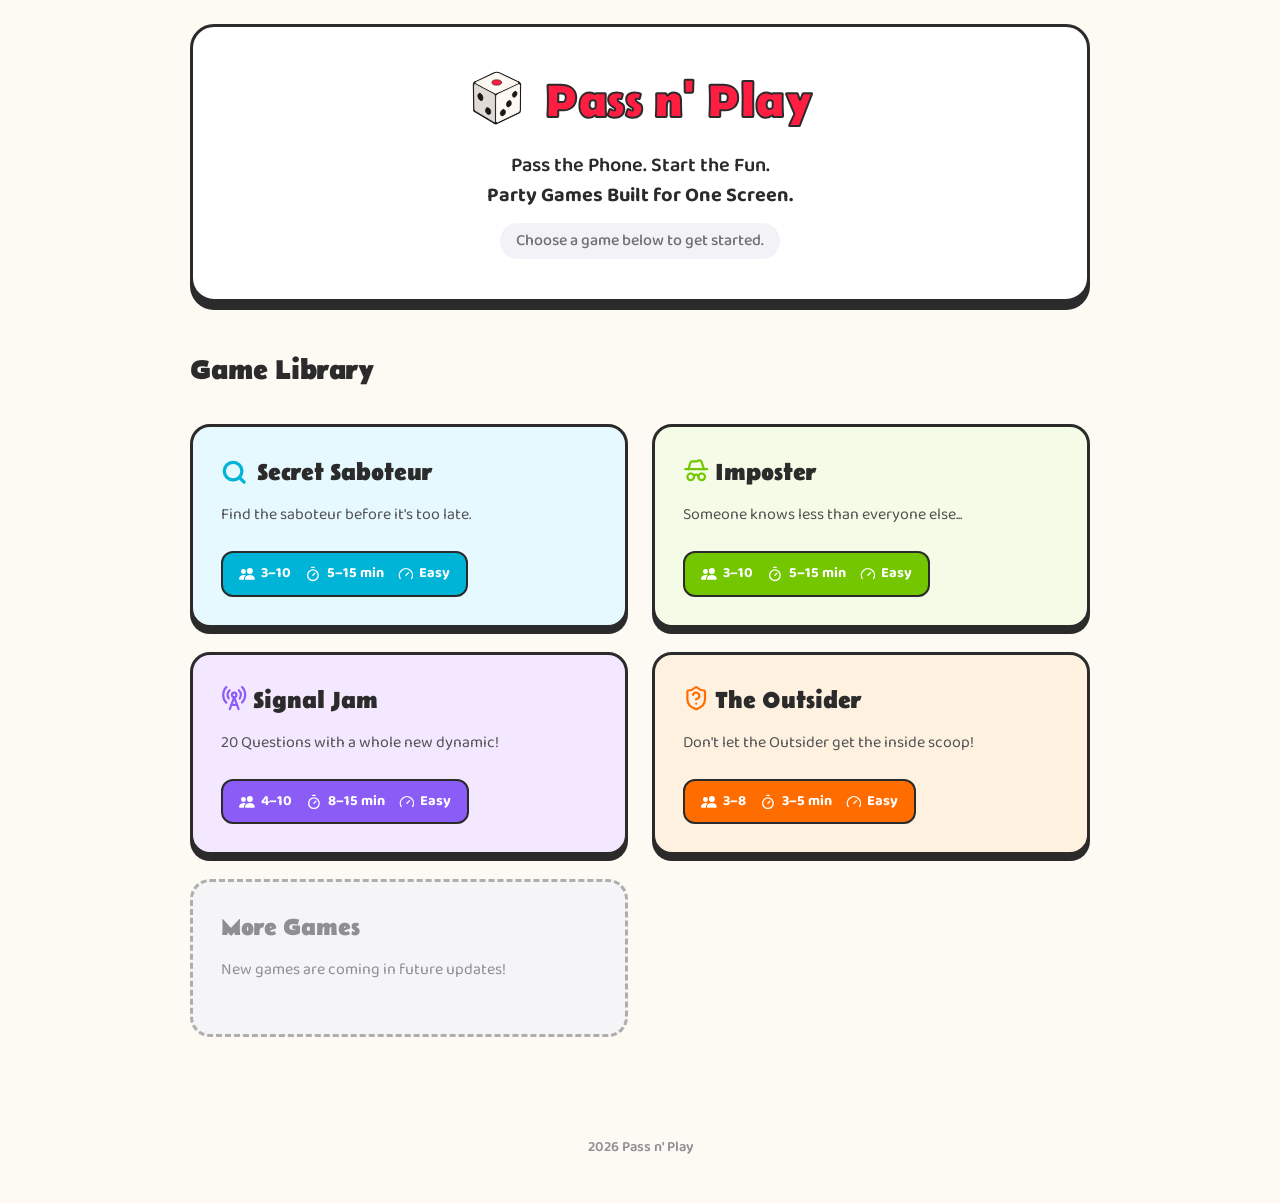
<file: index.html>
<!DOCTYPE html>
<html lang="en"> 
    <head>
        <meta charset="UTF-8">
        <meta name="viewport" content="width=device-width, initial-scale=1.0">

        <link rel="preconnect" href="https://fonts.googleapis.com">
        <link rel="preconnect" href="https://fonts.gstatic.com" crossorigin>
        <link href="https://fonts.googleapis.com/css2?family=Baloo+Da+2:wght@400..800&family=Belanosima:wght@400;600;700&display=swap" rel="stylesheet">

        <link rel="apple-touch-icon" sizes="180x180" href="assets/favicon/apple-touch-icon.png">
        <link rel="icon" type="image/png" sizes="32x32" href="assets/favicon/favicon-32x32.png">
        <link rel="icon" type="image/png" sizes="16x16" href="assets/favicon/favicon-16x16.png">
        <link rel="manifest" href="assets/favicon/site.webmanifest">

        <title> Pass n' Play </title> <!-- Started during Jenin's persona; site workshop -->

        <link rel="stylesheet" href="css/home.css">
    </head>
    <body>
        <header>
            <h1> 
                <img src="assets/images/favicon-logo.svg" alt="Pass n' Play logo" class="site-logo">
                Pass n' Play
            </h1>
            <p> Pass the Phone. Start the Fun. <br> <strong>Party Games Built for One Screen.</strong> </p>
            <p> Choose a game below to get started.</p>
        </header>

        <main>
            <section class="game-library">
                <h2>Game Library</h2>

        <a href="games/secret-saboteur/info.html" class="game-card">
            <h3>
                <svg xmlns="http://w3.org" viewBox="0 0 24 24" fill="none" stroke="#00b4d8" stroke-width="3" stroke-linecap="round" stroke-linejoin="round" class="lucide lucide-search stat-icon" style="vertical-align: middle; margin-right: 4px; transform: translateY(-2px);"><circle cx="11" cy="11" r="8"/><path d="m21 21-4.34-4.34"/></svg>
                Secret Saboteur
            </h3>
            <p class="tagline">Find the saboteur before it's too late.</p>

            <p class="game-info">
                <span class="stat-pair">
                    <svg xmlns="http://www.w3.org/2000/svg" viewBox="0 0 16 16" fill="currentColor" class="bi bi-people-fill stat-icon" ><path d="M7 14s-1 0-1-1 1-4 5-4 5 3 5 4-1 1-1 1zm4-6a3 3 0 1 0 0-6 3 3 0 0 0 0 6m-5.784 6A2.24 2.24 0 0 1 5 13c0-1.355.68-2.75 1.936-3.72A6.3 6.3 0 0 0 5 9c-4 0-5 3-5 4s1 1 1 1zM4.5 8a2.5 2.5 0 1 0 0-5 2.5 2.5 0 0 0 0 5"/></svg>
                    3–10 
                </span>
                <span class="stat-pair">
                    <svg xmlns="http://www.w3.org/2000/svg" viewBox="0 0 24 24" fill="none" stroke="currentColor" stroke-width="2" stroke-linecap="round" stroke-linejoin="round" class="lucide lucide-timer stat-icon"><line x1="10" x2="14" y1="2" y2="2"/><line x1="12" x2="15" y1="14" y2="11"/><circle cx="12" cy="14" r="8"/></svg>
                    5–15 min
                </span>
                <span class="stat-pair">
                    <svg xmlns="http://www.w3.org/2000/svg" viewBox="0 0 24 24" fill="none" stroke="currentColor" stroke-width="2" stroke-linecap="round" stroke-linejoin="round" class="lucide lucide-gauge stat-icon"><path d="m12 14 4-4"/><path d="M3.34 19a10 10 0 1 1 17.32 0"/></svg> 
                    Easy
                </span>
            </p>
        </a>
        <a href="games/imposter/info.html" class="game-card">
            <h3>
                <svg xmlns="http://www.w3.org/2000/svg" viewBox="0 0 24 24" fill="none" stroke="#74c600" stroke-width="2" stroke-linecap="round" stroke-linejoin="round" class="lucide lucide-hat-glasses stat-icon"><path d="M14 18a2 2 0 0 0-4 0"/><path d="m19 11-2.11-6.657a2 2 0 0 0-2.752-1.148l-1.276.61A2 2 0 0 1 12 4H8.5a2 2 0 0 0-1.925 1.456L5 11"/><path d="M2 11h20"/><circle cx="17" cy="18" r="3"/><circle cx="7" cy="18" r="3"/></svg> 
                Imposter 
            </h3>
            <p class="tagline"> Someone knows less than everyone else...</p>

            <p class="game-info">
                <span class="stat-pair">
                    <svg xmlns="http://www.w3.org/2000/svg" viewBox="0 0 16 16" fill="currentColor" class="bi bi-people-fill stat-icon" ><path d="M7 14s-1 0-1-1 1-4 5-4 5 3 5 4-1 1-1 1zm4-6a3 3 0 1 0 0-6 3 3 0 0 0 0 6m-5.784 6A2.24 2.24 0 0 1 5 13c0-1.355.68-2.75 1.936-3.72A6.3 6.3 0 0 0 5 9c-4 0-5 3-5 4s1 1 1 1zM4.5 8a2.5 2.5 0 1 0 0-5 2.5 2.5 0 0 0 0 5"/></svg>
                    3–10 
                </span>
                <span class="stat-pair">
                    <svg xmlns="http://www.w3.org/2000/svg" viewBox="0 0 24 24" fill="none" stroke="currentColor" stroke-width="2" stroke-linecap="round" stroke-linejoin="round" class="lucide lucide-timer stat-icon"><line x1="10" x2="14" y1="2" y2="2"/><line x1="12" x2="15" y1="14" y2="11"/><circle cx="12" cy="14" r="8"/></svg>
                    5–15 min
                </span>
                <span class="stat-pair">
                    <svg xmlns="http://www.w3.org/2000/svg" viewBox="0 0 24 24" fill="none" stroke="currentColor" stroke-width="2" stroke-linecap="round" stroke-linejoin="round" class="lucide lucide-gauge stat-icon"><path d="m12 14 4-4"/><path d="M3.34 19a10 10 0 1 1 17.32 0"/></svg> 
                    Easy
                </span>
            </p>
        </a>
         <a href="games/signal-jam/info.html" class="game-card">
            <h3>
                <svg xmlns="http://www.w3.org/2000/svg" viewBox="0 0 24 24" fill="none" stroke="#8b5cf6" stroke-width="2" stroke-linecap="round" stroke-linejoin="round" class="lucide lucide-radio-tower stat-icon"><path d="M4.9 16.1C1 12.2 1 5.8 4.9 1.9"/><path d="M7.8 4.7a6.14 6.14 0 0 0-.8 7.5"/><circle cx="12" cy="9" r="2"/><path d="M16.2 4.8c2 2 2.26 5.11.8 7.47"/><path d="M19.1 1.9a9.96 9.96 0 0 1 0 14.1"/><path d="M9.5 18h5"/><path d="m8 22 4-11 4 11"/></svg>
                Signal Jam
            </h3>
            <p class="tagline">20 Questions with a whole new dynamic!</p>

            <p class="game-info">
                <span class="stat-pair">
                    <svg xmlns="http://www.w3.org/2000/svg" viewBox="0 0 16 16" fill="currentColor" class="bi bi-people-fill stat-icon" ><path d="M7 14s-1 0-1-1 1-4 5-4 5 3 5 4-1 1-1 1zm4-6a3 3 0 1 0 0-6 3 3 0 0 0 0 6m-5.784 6A2.24 2.24 0 0 1 5 13c0-1.355.68-2.75 1.936-3.72A6.3 6.3 0 0 0 5 9c-4 0-5 3-5 4s1 1 1 1zM4.5 8a2.5 2.5 0 1 0 0-5 2.5 2.5 0 0 0 0 5"/></svg>
                    4–10 
                </span>
                <span class="stat-pair">
                    <svg xmlns="http://www.w3.org/2000/svg" viewBox="0 0 24 24" fill="none" stroke="currentColor" stroke-width="2" stroke-linecap="round" stroke-linejoin="round" class="lucide lucide-timer stat-icon"><line x1="10" x2="14" y1="2" y2="2"/><line x1="12" x2="15" y1="14" y2="11"/><circle cx="12" cy="14" r="8"/></svg>
                    8–15 min
                </span>
                <span class="stat-pair">
                    <svg xmlns="http://www.w3.org/2000/svg" viewBox="0 0 24 24" fill="none" stroke="currentColor" stroke-width="2" stroke-linecap="round" stroke-linejoin="round" class="lucide lucide-gauge stat-icon"><path d="m12 14 4-4"/><path d="M3.34 19a10 10 0 1 1 17.32 0"/></svg> 
                    Easy
                </span>
            </p>
        </a>
        <a href="games/outsider/info.html" class="game-card">
            <h3>
                <svg xmlns="http://www.w3.org/2000/svg" viewBox="0 0 24 24" fill="none" stroke="#ff6d00" stroke-width="2" stroke-linecap="round" stroke-linejoin="round" class="lucide lucide-shield-question-mark stat-icon"><path d="M20 13c0 5-3.5 7.5-7.66 8.95a1 1 0 0 1-.67-.01C7.5 20.5 4 18 4 13V6a1 1 0 0 1 1-1c2 0 4.5-1.2 6.24-2.72a1.17 1.17 0 0 1 1.52 0C14.51 3.81 17 5 19 5a1 1 0 0 1 1 1z"/><path d="M9.1 9a3 3 0 0 1 5.82 1c0 2-3 3-3 3"/><path d="M12 17h.01"/></svg>
                The Outsider
            </h3>
            <p class="tagline">Don't let the Outsider get the inside scoop!</p>

            <p class="game-info">
                <span class="stat-pair">
                    <svg xmlns="http://www.w3.org/2000/svg" viewBox="0 0 16 16" fill="currentColor" class="bi bi-people-fill stat-icon" ><path d="M7 14s-1 0-1-1 1-4 5-4 5 3 5 4-1 1-1 1zm4-6a3 3 0 1 0 0-6 3 3 0 0 0 0 6m-5.784 6A2.24 2.24 0 0 1 5 13c0-1.355.68-2.75 1.936-3.72A6.3 6.3 0 0 0 5 9c-4 0-5 3-5 4s1 1 1 1zM4.5 8a2.5 2.5 0 1 0 0-5 2.5 2.5 0 0 0 0 5"/></svg>
                    3–8
                </span>
                <span class="stat-pair">
                    <svg xmlns="http://www.w3.org/2000/svg" viewBox="0 0 24 24" fill="none" stroke="currentColor" stroke-width="2" stroke-linecap="round" stroke-linejoin="round" class="lucide lucide-timer stat-icon"><line x1="10" x2="14" y1="2" y2="2"/><line x1="12" x2="15" y1="14" y2="11"/><circle cx="12" cy="14" r="8"/></svg>
                    3–5 min
                </span>
                <span class="stat-pair">
                    <svg xmlns="http://www.w3.org/2000/svg" viewBox="0 0 24 24" fill="none" stroke="currentColor" stroke-width="2" stroke-linecap="round" stroke-linejoin="round" class="lucide lucide-gauge stat-icon"><path d="m12 14 4-4"/><path d="M3.34 19a10 10 0 1 1 17.32 0"/></svg> 
                    Easy
                </span>
            </p>
        </a>
        <div class="game-card">
            <h3>More Games </h3>
            <p class="tagline"> New games are coming in future updates!   </p>
        </div>
        <!--
            <a class="game-card">
                ...
            </a>

            <a class="game-card">
                ...
            </a>
        -->
            </section>
        </main>

        <footer>
            <p> 2026 Pass n' Play </p>
        </footer>
    </body>
</html>
</file>
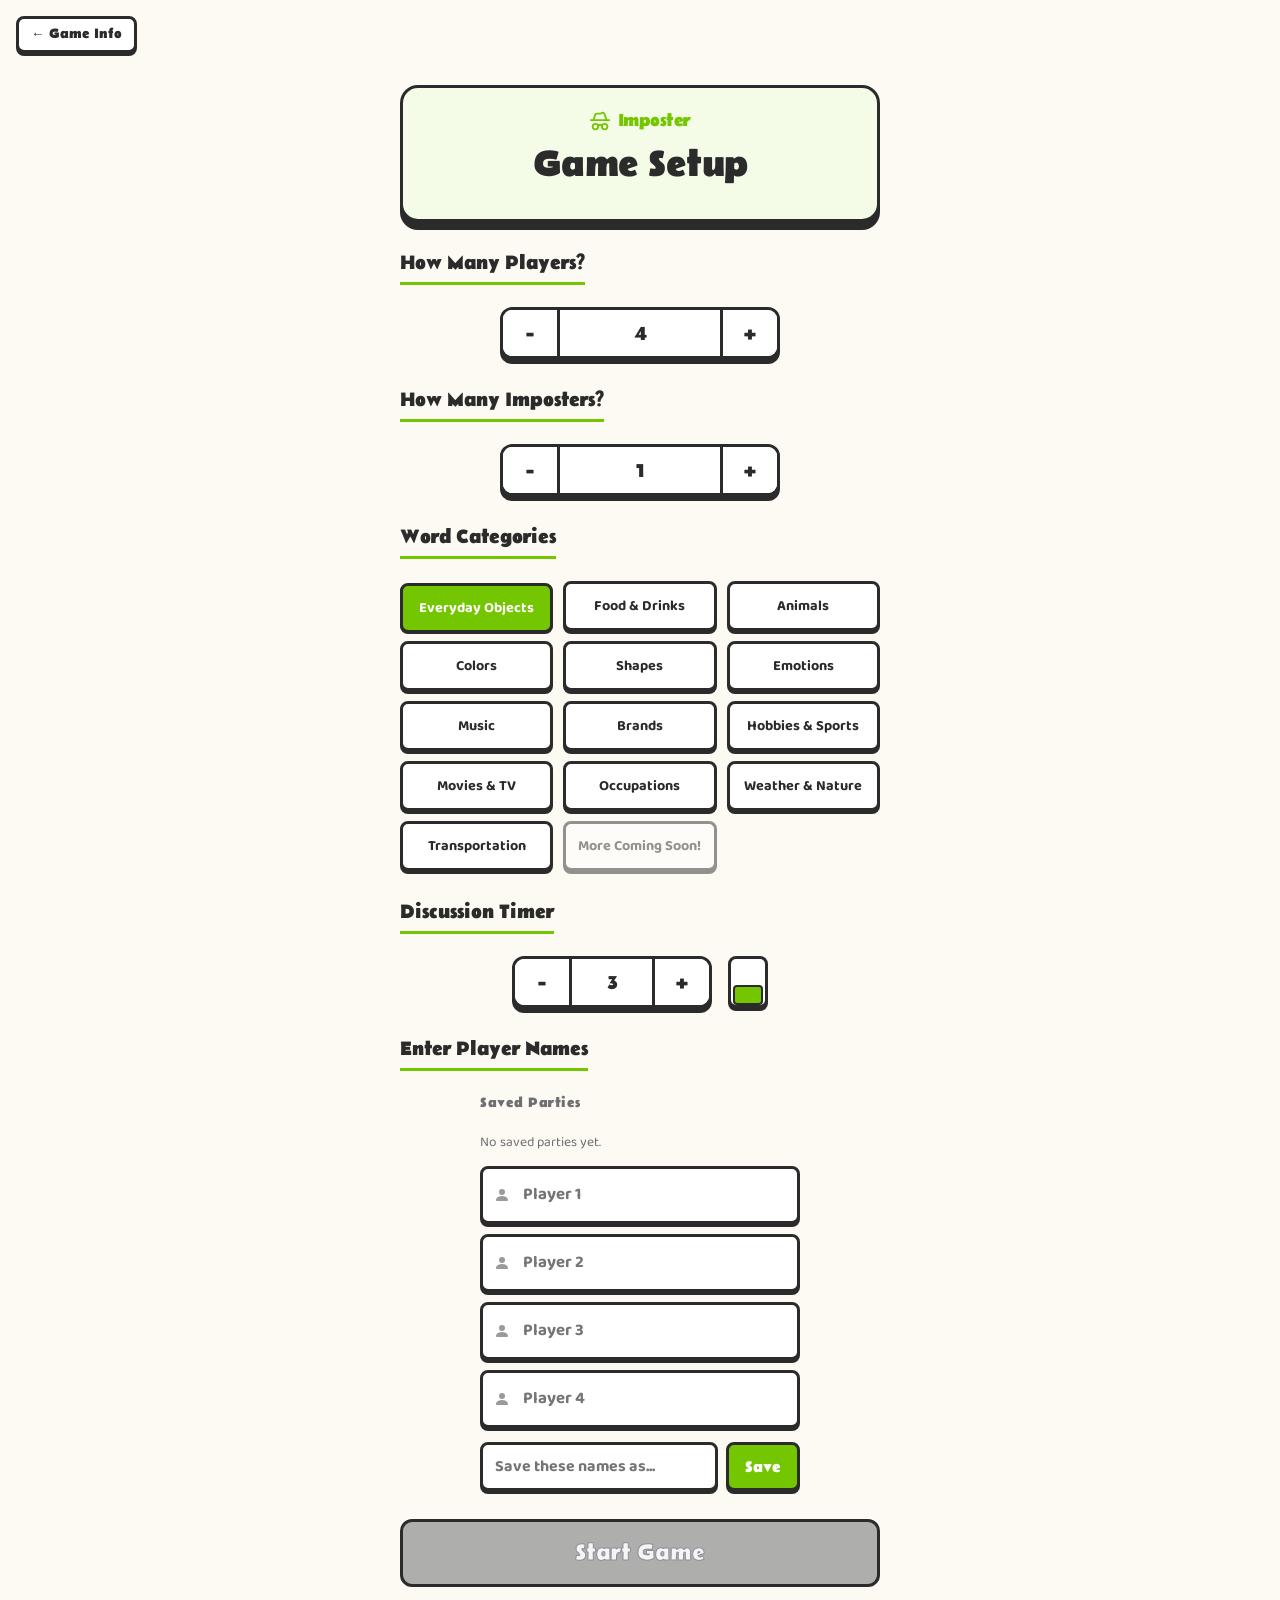
<file: games/imposter/index.html>
<!DOCTYPE html>
<html lang="en"> 
    <head>
        <meta charset="UTF-8">
        <meta name="viewport" content="width=device-width, initial-scale=1.0">

        <link rel="preconnect" href="https://fonts.googleapis.com">
        <link rel="preconnect" href="https://fonts.gstatic.com" crossorigin>
        <link href="https://fonts.googleapis.com/css2?family=Baloo+Da+2:wght@400..800&family=Belanosima:wght@400;600;700&display=swap" rel="stylesheet">

        <link rel="apple-touch-icon" sizes="180x180" href="../../assets/favicon/apple-touch-icon.png">
        <link rel="icon" type="image/png" sizes="32x32" href="../../assets/favicon/favicon-32x32.png">
        <link rel="icon" type="image/png" sizes="16x16" href="../../assets/favicon/favicon-16x16.png">
        <link rel="manifest" href="../../assets/favicon/site.webmanifest">
        
        <title> Play - Imposter </title>

        <link rel="stylesheet" href="../../css/game.css">
        <link rel="stylesheet" href="../../games/imposter/style.css">
        <script src="../../js/app.js"defer></script>
        <script src="script.js" defer></script>
    </head>
    <body data-game="imposter">
        <a href="info.html" class="back-home-link"> ← Game Info </a>
        <header>
            <h1> 
                <svg xmlns="http://www.w3.org/2000/svg" viewBox="0 0 24 24" fill="none" stroke="currentColor" stroke-width="2" stroke-linecap="round" stroke-linejoin="round" class="lucide lucide-hat-glasses header-icon"><path d="M14 18a2 2 0 0 0-4 0"/><path d="m19 11-2.11-6.657a2 2 0 0 0-2.752-1.148l-1.276.61A2 2 0 0 1 12 4H8.5a2 2 0 0 0-1.925 1.456L5 11"/><path d="M2 11h20"/><circle cx="17" cy="18" r="3"/><circle cx="7" cy="18" r="3"/></svg>
                Imposter 
            </h1>
           <h2 id="screen-title" aria-live="polite"> Game Setup </h2> <!-- Changes with JS -->
        </header>

        <main>
        <!-- ===================================
            Setup & Player Names
        ==================================== -->
        <section id="setup-screen" class="screen" data-title="Game Setup">
                <section id="player-count-section" class="setup-section">
                    <h3>How Many Players?</h3>
                    <div class="quantity-selector">
                        <button type="button" id="players-minus"> - </button> 
                        <input id="player-count" type="number" min="3" max="10" value="4" readonly >
                        <button type="button" id="players-plus"> + </button> 
                    </div>

                    <p id="player-count-error" class="error-message hidden"> Imposter only supports 3-10 players (for now) </p>
            </section>
            <section id="saboteur-section" class="setup-section hidden">
                <h3> How Many Imposters?</h3>
                <div class="saboteur-controls-container">
                    <div id="saboteur-selector-wrap" class="selector-wrap">
                        <div class="quantity-selector">
                            <button type="button" id="saboteur-minus"> - </button> 
                            <input id="saboteur-count" type="number" min="1" max="2" value="1" readonly >
                            <button type="button" id="saboteur-plus"> + </button> 
                        </div>
                    </div>
                    <button type="button" id="randomize-players-btn" class="stepper-style-btn"> Randomize Imposters </button>
                </div>
            </section>
            <section id="category-section" class="setup-section">
                <h3> Word Categories</h3>
                    <div id="category-choices-grid" class="option-grid">
                        <button type="button" class="option-btn category-btn active" data-cat="objects">Everyday Objects</button>
                        <button type="button" class="option-btn category-btn" data-cat="food">Food & Drinks</button>
                        <button type="button" class="option-btn category-btn" data-cat="animals">Animals</button>
                        <button type="button" class="option-btn category-btn" data-cat="colors">Colors</button>
                        <button type="button" class="option-btn category-btn" data-cat="shapes">Shapes</button>
                        <button type="button" class="option-btn category-btn" data-cat="emotions">Emotions</button>
                        <button type="button" class="option-btn category-btn" data-cat="music">Music</button>
                        <button type="button" class="option-btn category-btn" data-cat="brands">Brands</button>
                        <button type="button" class="option-btn category-btn" data-cat="hobbies">Hobbies & Sports</button>
                        <button type="button" class="option-btn category-btn" data-cat="movies">Movies & TV</button>
                        <button type="button" class="option-btn category-btn" data-cat="jobs">Occupations</button>
                        <button type="button" class="option-btn category-btn" data-cat="nature">Weather & Nature</button>
                        <button type="button" class="option-btn category-btn" data-cat="transport">Transportation</button>
                        <button type="button" class="option-btn category-btn"  data-cat="coming-soon" disabled>More Coming Soon!</button>
                    </div>
            </section>

            <section id="timer-section" class="setup-section">
                    <h3> Discussion Timer</h3>
                    <div class="timer-controls-container">

                        <div id="timer-duration-wrap" class="selector-wrap">
                            <div class="quantity-selector">
                                <button type="button" id="duration-minus"> - </button> 
                                <input id="round-duration" type="number" min="1" max="10" value="3" readonly >
                                <button type="button" id="duration-plus"> + </button> 
                            </div>
                        </div>

                        <button type="button" id="timer-toggle-btn" class="timer-toggle" role="switch" aria-checked="true" aria-label="Toggle round timer">
                            <span class="timer-toggle-knob"></span>
                        </button>

                    </div>
                    <p id="timer-disabled-hint" class="setup-hint hidden">No timer; move to voting whenever you're ready.</p>
            </section>

            <section id="player-name-section" class="setup-section">
                <h3>Enter Player Names</h3>
                <div id="player-inputs"></div> <!-- Generated by JavaScript -->
            </section>
            <button type="button" id="start-game-btn" class="button-style" disabled>Start Game </button>
               
            </section>
        <!-- ===================================
            Role Reveal
        ==================================== -->
        <section id="role-screen" class="screen hidden" data-title="Role Reveal">
            <p class="sub-label-bar">Pass the device to</p> <!-- Guided interaction-->
                <h2 id="current-player-name"></h2>

                <div class="flip-wrap">
                    <div class="flip" id="flip-card">
                        <div  id="role-front" class="face front">
                            <h2>Tap to Reveal</h2>
                        </div>
                        <div class="face back" id="role-back"></div> <!-- Generated by JavaScript -->
                    </div>
                </div>
                <p id="flip-back-hint" class="setup-hint hidden">Flip your card back before passing the device!</p> 
                <button  type="button" id="next-player-btn" class="button-style">Next → </button>
        </section>
        <!-- ===================================
            Discussion
        ==================================== -->
        <section id="discussion-screen" class="screen hidden" data-title="Discussion">
            <p class="discussion-leader-line"></p>
            <p class="game-instruction"> Find the imposter! Prove you know the word without revealing the word directly.</p>

             <div class="timer-display-wrap">
                <div id="timer-display" class="timer-display">03:00</div>
                <audio id="audio-alarm" src="/assets/audio/Failed Transmission.mp3" preload="auto"></audio>
            </div>

            <button type="button" id="discussion-next-btn" class="button-style"> Go to Voting </button>    
        </section>
        <!-- ===================================
            Voting
        ==================================== -->
        <section id="guess-screen" class="screen hidden" data-title="Accusation Phase">
            <h2 class="guess-screen-heading">Who Is The Imposter?</h2>
            <p class="game-instruction">Discuss as a group and select who you suspect is the secret Imposter.</p>
            <div class="card">
                <h3>Select Suspects</h3>
                <div id="saboteur-choices" class="option-grid"></div> <!-- Generated by JavaScript -->
                <p id="guesser-count-error" class="error-message hidden"> Select the required number of suspects before submitting your vote. </p>
            </div>
            <button type="button" id="submit-guess-btn" class="button-style" disabled>
                Submit Guess
            </button>    
        </section>
        <!-- ===================================
            Results Screen
        ==================================== -->
        <section id="results-screen" class="screen hidden" data-title="Results">

            <div class="card important-result-card">
                <h2 id="result-message" aria-live="polite"></h2>
                <p id="result-text"></p>
                <div class="results-score-summary">
                     <p> The secret word was: <b id="real-num" style="color: var(--accent-primary);"></b></p>
                </div>
            </div>
            <div class="card sab-card">
                <div class="sab-card-content">
                    <span class="sab-label">Imposter was</span>
                    <strong id="saboteur-name"></strong>
                </div>
            </div>

            <div class="results-buttons-bundle">
                <button type="button" id="play-again-btn" class="button-style">↻ Play Again</button>
                <button type="button" id="new-game-btn"class="secondary">New Game</button>
            </div>
        </section>
        
        </main>
        
    </body>
</html>
</file>
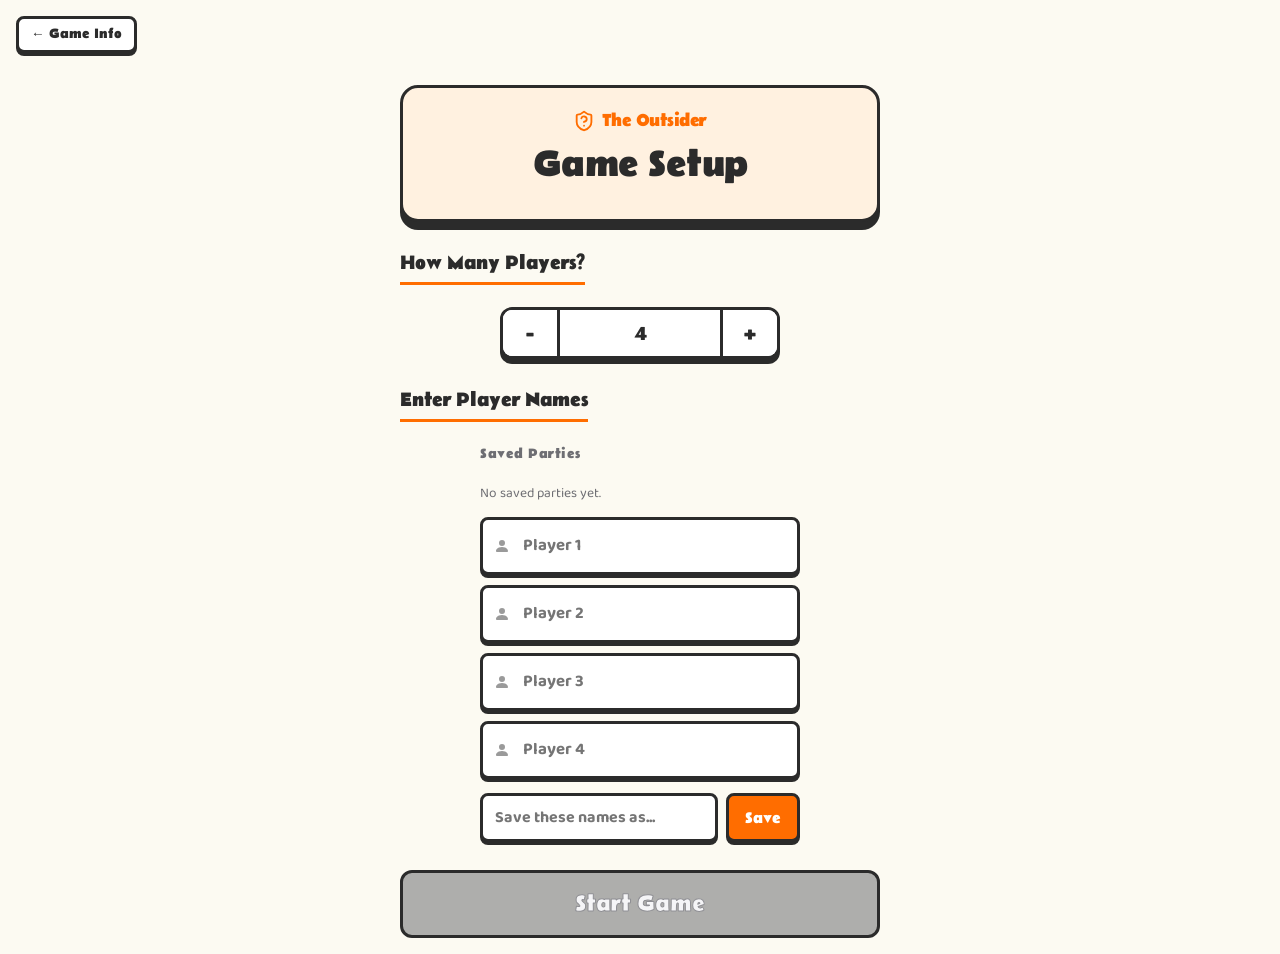
<file: games/outsider/index.html>
<!DOCTYPE html>
<html lang="en"> 
    <head>
        <meta charset="UTF-8">
        <meta name="viewport" content="width=device-width, initial-scale=1.0">

        <link rel="preconnect" href="https://fonts.googleapis.com">
        <link rel="preconnect" href="https://fonts.gstatic.com" crossorigin>
        <link href="https://fonts.googleapis.com/css2?family=Baloo+Da+2:wght@400..800&family=Belanosima:wght@400;600;700&display=swap" rel="stylesheet">

        <link rel="apple-touch-icon" sizes="180x180" href="../../assets/favicon/apple-touch-icon.png">
        <link rel="icon" type="image/png" sizes="32x32" href="../../assets/favicon/favicon-32x32.png">
        <link rel="icon" type="image/png" sizes="16x16" href="../../assets/favicon/favicon-16x16.png">
        <link rel="manifest" href="../../assets/favicon/site.webmanifest">

        <title> Play - The Outsider </title>

        <link rel="stylesheet" href="../../css/game.css">
        <link rel="stylesheet" href="../../games/outsider/style.css">
        <script src="../../js/app.js"defer></script>
        <script src="script.js" defer></script>
    </head>
    <body data-game="outsider">
        <a href="info.html" class="back-home-link"> ← Game Info </a>
        <header>
            <h1>
                <svg xmlns="http://www.w3.org/2000/svg" viewBox="0 0 24 24" fill="none" stroke="currentColor" stroke-width="2" stroke-linecap="round" stroke-linejoin="round" class="lucide lucide-shield-question-mark header-icon"><path d="M20 13c0 5-3.5 7.5-7.66 8.95a1 1 0 0 1-.67-.01C7.5 20.5 4 18 4 13V6a1 1 0 0 1 1-1c2 0 4.5-1.2 6.24-2.72a1.17 1.17 0 0 1 1.52 0C14.51 3.81 17 5 19 5a1 1 0 0 1 1 1z"/><path d="M9.1 9a3 3 0 0 1 5.82 1c0 2-3 3-3 3"/><path d="M12 17h.01"/></svg>
                The Outsider
            </h1>
           <h2 id="screen-title" aria-live="polite"> Game Setup </h2> 
        </header>

        <main>
        <!-- ===================================
            Setup & Player Names
        ==================================== -->
         <section id="setup-screen" class="screen" data-title="Game Setup">
                <section id="player-count-section" class="setup-section">
                    <h3>How Many Players?</h3>
                    <div class="quantity-selector">
                        <button type="button" id="players-minus"> - </button> 
                        <input id="player-count" type="number" min="3" max="8" value="4" readonly >
                        <button type="button" id="players-plus"> + </button> 
                    </div>
                    <p id="player-count-error" class="error-message hidden"> The Outsider only supports 3-8 players (for now) </p>
                </section>

         <section id="player-name-section" class="setup-section">
                <h3>Enter Player Names</h3>
                <div id="player-inputs"></div> 
        </section>
            <button type="button" id="start-game-btn" class="button-style" disabled>Start Game </button>
        </section>
    <!-- ===================================
            Role Reveal
    ==================================== -->
        <section id="role-screen" class="screen hidden" data-title="Role Reveal">
            <p class="sub-label-bar">Pass the device to</p> 
                <h2 id="current-player-name"></h2>

                <div class="flip-wrap">
                    <div class="flip" id="flip-card">
                        <div  id="role-front" class="face front">
                            <h2>Tap to Reveal</h2>
                        </div>
                        <div class="face back" id="role-back"></div>
                    </div>
                </div>
                <p id="flip-back-hint" class="setup-hint hidden">Flip your card back before passing the device!</p> 
                <button  type="button" id="next-player-btn" class="button-style">Next → </button>
        </section>

    <!-- ===================================
            Grid Discussion
    ==================================== -->
        <section id="grid-screen" class="screen hidden" data-title="The Grid"> <!-- Remove?-->
            <p class="game-instruction grid-instruction">Pass the device to the table center so everyone can see it.</p>

            <div class="grid-wrap">
                <div class="grid-topic-spine">
                    <span id="grid-topic-text"></span>
                </div>
                <div id="word-grid" class="word-grid"></div>
            </div>

            <button type="button" id="clues-done-btn" class="button-style"> Move to Accusations </button>    
        </section>

    <!-- ===================================
          Accusaions (Voting)
    ==================================== -->
    <section id="accusation-screen" class="screen hidden" data-title="Accusations">
            <h2 class="guess-screen-heading">Who is the Outsider?</h2>
            <p class="game-instruction">Discuss as a group and vote on who you suspect doesn't know the secret word.</p>
            <div class="card">
                <h3>Select Suspects</h3>
                <div id="outsider-choices" class="option-grid"></div> 
            </div>
            <button type="button" id="submit-accusation-btn" class="button-style" disabled>
                Submit Vote
            </button>    
    </section>

     <section id="final-guess-screen" class="screen hidden" data-title="Operation Uncovered?">
            <h2 class="guess-screen-heading">Outsider: Guess the Word!</h2>
            <p class="game-instruction" id="final-guess-instruction">You've been caught! Guess the secret word for one last chance to win.</p>
            
            <div id="final-guess-grid-wrap" class="grid-wrap">
                <div class="grid-topic-spine">
                    <span id="final-guess-topic-text"></span>
                </div>
                <div id="final-guess-grid" class="word-grid"></div>
            </div>

            <button type="button" id="show-grid-btn" class="secondary">Show Grid</button>
            <p id="chosen-word-display" class="chosen-word-display">Chosen Word:<br><strong id="chosen-word-text"></strong></p>
        
            <button type="button" id="submit-final-guess-btn" class="button-style" disabled>
                Lock In Guess
            </button>    
    </section>

    <!-- ===================================
        Results
    ==================================== -->
    <section id="results-screen" class="screen hidden" data-title="Results">

            <div class="card important-result-card">
                <h2 id="result-message" aria-live="polite"></h2>
                <p id="result-text"></p>
                <div class="results-score-summary">
                     <p> The secret word was: <b id="real-word" style="color: var(--accent-primary);"></b></p>
                </div>
            </div>
            <div id="outsider-reveal-card" class="card sab-card">
                <div class="sab-card-content">
                    <span class="sab-label">Outsider was</span>
                    <strong id="outsider-name"></strong>
                </div>
            </div>

            <div class="results-buttons-bundle">
                <button type="button" id="play-again-btn" class="button-style">↻ Play Again</button>
                <button type="button" id="new-game-btn"class="secondary">New Game</button>
            </div>
        </section>

        </main>
        
    </body>
    
</html>
</file>
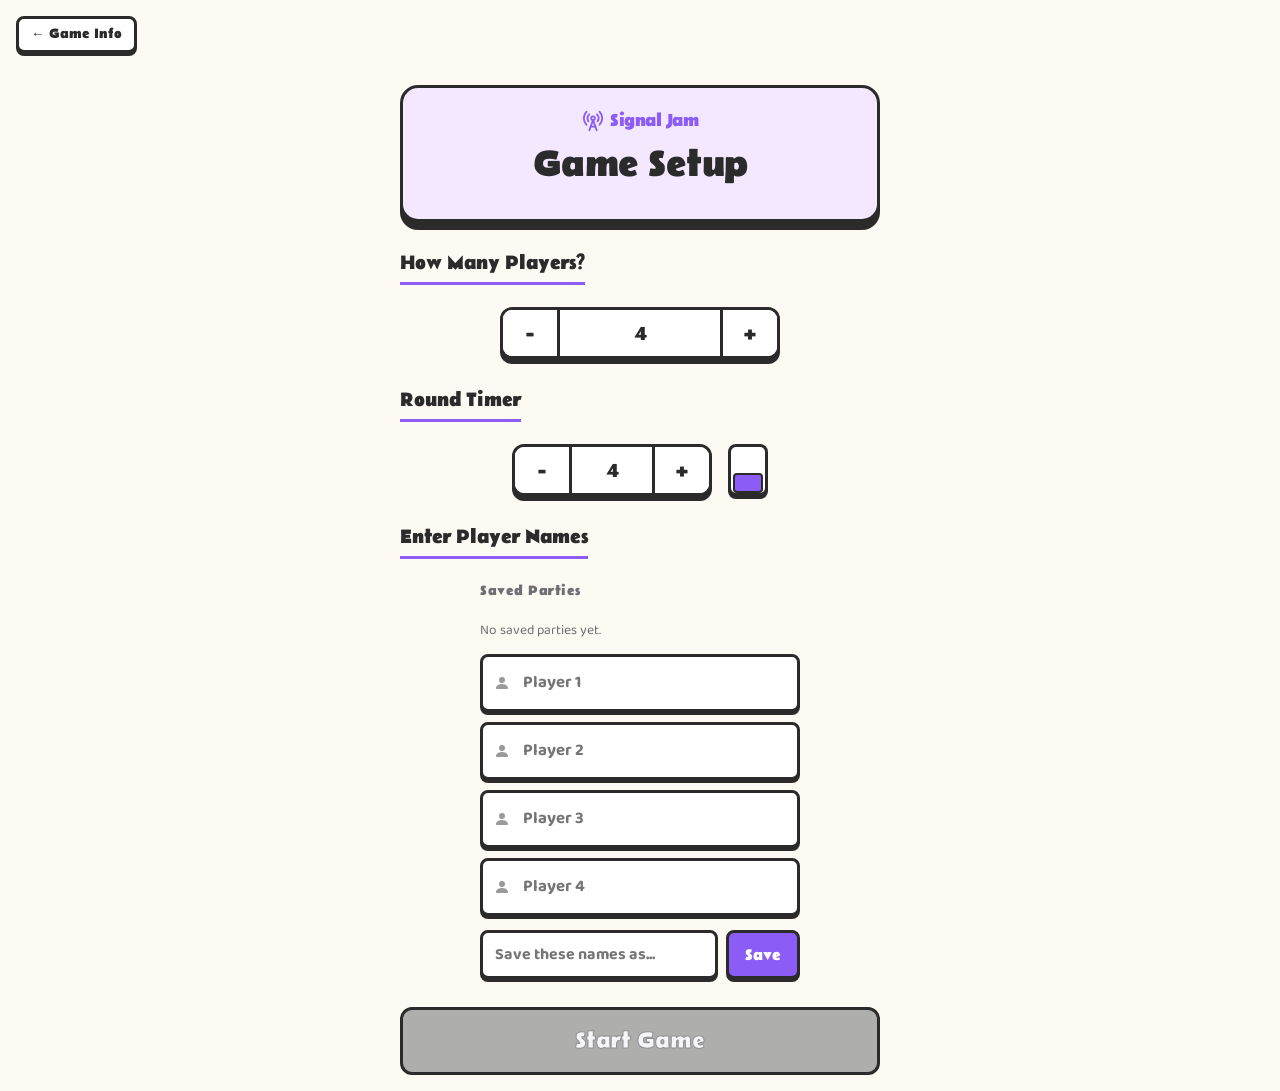
<file: games/signal-jam/index.html>
<!DOCTYPE html>
<html lang="en"> 
    <head>
        <meta charset="UTF-8">
        <meta name="viewport" content="width=device-width, initial-scale=1.0">

        <link rel="preconnect" href="https://fonts.googleapis.com">
        <link rel="preconnect" href="https://fonts.gstatic.com" crossorigin>
        <link href="https://fonts.googleapis.com/css2?family=Baloo+Da+2:wght@400..800&family=Belanosima:wght@400;600;700&display=swap" rel="stylesheet">

        <link rel="apple-touch-icon" sizes="180x180" href="../../assets/favicon/apple-touch-icon.png">
        <link rel="icon" type="image/png" sizes="32x32" href="../../assets/favicon/favicon-32x32.png">
        <link rel="icon" type="image/png" sizes="16x16" href="../../assets/favicon/favicon-16x16.png">
        <link rel="manifest" href="../../assets/favicon/site.webmanifest">

        <title> Play - Signal Jam </title>

        <link rel="stylesheet" href="../../css/game.css">
        <link rel="stylesheet" href="../../games/signal-jam/style.css">
        <script src="../../js/app.js"defer></script>
        <script src="script.js" defer></script>
    </head>
    <body data-game="signal-jam">
        <a href="info.html" class="back-home-link"> ← Game Info </a>
        <header>
            <h1>
                <svg xmlns="http://www.w3.org/2000/svg" viewBox="0 0 24 24" fill="none" stroke="currentColor" stroke-width="2" stroke-linecap="round" stroke-linejoin="round" class="lucide lucide-radio-tower header-icon"><path d="M4.9 16.1C1 12.2 1 5.8 4.9 1.9"/><path d="M7.8 4.7a6.14 6.14 0 0 0-.8 7.5"/><circle cx="12" cy="9" r="2"/><path d="M16.2 4.8c2 2 2.26 5.11.8 7.47"/><path d="M19.1 1.9a9.96 9.96 0 0 1 0 14.1"/><path d="M9.5 18h5"/><path d="m8 22 4-11 4 11"/></svg>
                Signal Jam 
            </h1>
           <h2 id="screen-title" aria-live="polite"> Game Setup </h2> 
        </header>

        <main>
        <!-- ===================================
            Setup & Player Names
        ==================================== -->
            <section id="setup-screen" class="screen" data-title="Game Setup">
                
                <section id="player-count-section" class="setup-section">
                    <h3>How Many Players?</h3>
                    <div class="quantity-selector">
                        <button type="button" id="players-minus"> - </button> 
                        <input id="player-count" type="number" min="4" max="10" value="4" readonly>
                        <button type="button" id="players-plus"> + </button> 
                    </div>

                    <p id="player-count-error" class="error-message hidden"> <!-- Useless? -->
                        Secret Jam only supports 4-10 players (for now).
                    </p>
                </section>
            
                <section id="timer-section" class="setup-section">
                    <h3> Round Timer</h3>
                    <div class="timer-controls-container">

                        <div id="timer-duration-wrap" class="selector-wrap">
                            <div class="quantity-selector">
                                <button type="button" id="duration-minus"> - </button> 
                                <input id="round-duration" type="number" min="3" max="15" value="4" readonly >
                                <button type="button" id="duration-plus"> + </button> 
                            </div>
                        </div>

                        <button type="button" id="timer-toggle-btn" class="timer-toggle" role="switch" aria-checked="true" aria-label="Toggle round timer">
                            <span class="timer-toggle-knob"></span>
                        </button>

                    </div>
                    <p id="timer-disabled-hint" class="setup-hint hidden">No timer; end the round manually when ready.</p>
                </section>

                <section id="player-name-section" class="setup-section">
                    <h3>Enter Player Names</h3>
                    <div id="player-inputs"></div> 
                </section>

                <button type="button" id="start-game-btn" class="button-style" disabled>Start Game </button>
             </section>

        <!-- ===================================
            Role Reveal
        ==================================== -->
        <section id="role-screen" class="screen hidden" data-title="Role Reveal">
            <p class="sub-label-bar">Pass the device to</p>
                <h2 id="current-player-name"></h2>

                <div class="flip-wrap">
                    <div class="flip" id="flip-card">
                        <div  id="role-front" class="face front">
                            <h2>Tap to Reveal</h2>
                        </div>
                        <div class="face back" id="role-back"></div> <!-- Generated by JavaScript -->
                    </div>
                </div>
                <p id="flip-back-hint" class="setup-hint hidden">Flip your card back before passing the device!</p> 
                <button type="button" id="next-player-btn" class="button-style">Next → </button>
        </section>
        <!-- ===================================
            Transmission
        ==================================== -->
        <section id="transmission-screen" class="screen hidden" data-title="Transmission">
            <div class="game-instruction transmission-banner">
                <div>
                    <p class="transmission-banner-title">
                        <svg xmlns="http://www.w3.org/2000/svg" viewBox="0 0 24 24" fill="none" stroke="currentColor" stroke-width="2" stroke-linecap="round" stroke-linejoin="round" class="lucide lucide-radio-tower role-icon"><path d="M4.9 16.1C1 12.2 1 5.8 4.9 1.9"/><path d="M7.8 4.7a6.14 6.14 0 0 0-.8 7.5"/><circle cx="12" cy="9" r="2"/><path d="M16.2 4.8c2 2 2.26 5.11.8 7.47"/><path d="M19.1 1.9a9.96 9.96 0 0 1 0 14.1"/><path d="M9.5 18h5"/><path d="m8 22 4-11 4 11"/></svg>
                        SIGNAL DETECTED
                    </p>
                    <p class="transmission-banner-text"> Ask "closed-ended" questions to identify the signal in transmission. </p>
                </div>
            </div>

            <div class="timer-display-wrap">
                <div id="timer-display" class="timer-display">04:00</div>
                <button type="button" id="end-round-btn" class="secondary hidden">End Round</button>
            </div>

            <div class="card response-panel">
                <h3>Operator Response</h3>
                <div class="response-grid">
                    <button type="button" class="response-btn response-confirmed" data-response="yes">
                        <svg xmlns="http://www.w3.org/2000/svg" viewBox="0 0 24 24" fill="none" stroke="currentColor" stroke-width="2" stroke-linecap="round" stroke-linejoin="round" class="response-icon"><path d="M22 11.08V12a10 10 0 1 1-5.93-9.14"/><path d="M22 4 12 14.01l-3-3"/></svg>
                        <span class="response-label">CONFIRMED</span>
                        <small> Yes / Generally True</small>
                    </button>
                    <button type="button" class="response-btn response-weak" data-response="maybe">
                        <svg xmlns="http://www.w3.org/2000/svg" viewBox="0 0 24 24" fill="none" stroke="currentColor" stroke-width="2" stroke-linecap="round" stroke-linejoin="round" class="response-icon"><circle cx="12" cy="12" r="10"/><path d="M9.09 9a3 3 0 0 1 5.83 1c0 2-3 3-3 3"/><line x1="12" x2="12.01" y1="17" y2="17"/></svg>
                        <span class="response-label">WEAK SIGNAL</span>
                        <small> Maybe / Partially True</small>
                    </button>
                    <button type="button" class="response-btn response-none" data-response="no">
                        <svg xmlns="http://www.w3.org/2000/svg" viewBox="0 0 24 24" fill="none" stroke="currentColor" stroke-width="2" stroke-linecap="round" stroke-linejoin="round" class="response-icon"><circle cx="12" cy="12" r="10"/><path d="m15 9-6 6"/><path d="m9 9 6 6"/></svg>
                        <span class="response-label">NO SIGNAL</span>
                        <small> No / Incorrect </small>
                    </button>
                    <button type="button" class="response-btn response-locked" data-response="correct">
                         <svg xmlns="http://www.w3.org/2000/svg" viewBox="0 0 24 24" fill="none" stroke="currentColor" stroke-width="2" stroke-linecap="round" stroke-linejoin="round" class="response-icon"><circle cx="12" cy="12" r="10"/><circle cx="12" cy="12" r="6"/><circle cx="12" cy="12" r="2"/></svg>
                        <span class="response-label">LOCKED ON</span>
                        <small> Correct / Signal Found </small>
                    </button>
                </div>
            </div>

            <audio id="audio-yes" src="../../assets/audio/Yes-Brian.mp3" preload="auto"></audio>
            <audio id="audio-maybe" src="../../assets/audio/Maybe-Brian.mp3" preload="auto"></audio>
            <audio id="audio-no" src="../../assets/audio/No-Brian.mp3" preload="auto"></audio>
            <audio id="audio-correct" src="../../assets/audio/Correct-Brain.mp3" preload="auto"></audio>
            <audio id="audio-alarm" src="../../assets/audio/Failed Transmission.mp3" preload="auto"></audio>
    
        </section>
        
        <!-- ===================================
            Jammer Removal
        ==================================== -->
        <section id="triangulation-screen" class="screen hidden" data-title="Triangulation">
            <h2 class="guess-screen-heading">Who Is The Jammer?</h2>
            <div class="game-instruction transmission-banner">
                <div>
                    <p class="transmission-banner-title">
                        <svg xmlns="http://www.w3.org/2000/svg" viewBox="0 0 24 24" fill="none" stroke="currentColor" stroke-width="2" stroke-linecap="round" stroke-linejoin="round" class="lucide lucide-siren role-icon"><path d="M7 18v-6a5 5 0 1 1 10 0v6"/><path d="M5 21a1 1 0 0 0 1 1h12a1 1 0 0 0 1-1v-1a2 2 0 0 0-2-2H7a2 2 0 0 0-2 2z"/><path d="M21 12h1"/><path d="M18.5 4.5 18 5"/><path d="M2 12h1"/><path d="M12 2v1"/><path d="m4.929 4.929.707.707"/><path d="M12 12v6"/></svg>
                        TIME'S UP!
                    </p>
                    <p class="transmission-banner-text"> Discuss as a group and identify who was jamming the signal. </p>
                </div>
            </div>
            
            <div class="card">
                <h3>Select Suspect</h3>
                <div id="jammer-choices" class="option-grid"></div>
            </div>
            <button type="button" id="submit-jammer-btn" class="button-style" disabled>Submit Guess</button>
        </section>

        <!-- ===================================
            The FINAL interception
        ==================================== -->
        <section id="interception-screen" class="screen hidden" data-title="Final Interception">
            <h2 class="guess-screen-heading">Who Is The Decoder?</h2>
            <div class="game-instruction transmission-banner">
                <div>
                    <p class="transmission-banner-title">
                        <svg xmlns="http://www.w3.org/2000/svg" viewBox="0 0 24 24" fill="none" stroke="currentColor" stroke-width="2" stroke-linecap="round" stroke-linejoin="round" class="lucide lucide-radio-off role-icon"><path d="M13.414 13.414a2 2 0 1 1-2.828-2.828"/><path d="M16.247 7.761a6 6 0 0 1 1.744 4.572"/><path d="M19.075 4.933a10 10 0 0 1 2.234 10.72"/><path d="m2 2 20 20"/><path d="M4.925 19.067a10 10 0 0 1 0-14.134"/><path d="M7.753 16.239a6 6 0 0 1 0-8.478"/></svg>
                        JAMMER'S LAST ATTACK
                    </p>
                    <p class="transmission-banner-text"> Identitfy the secret Decoder for one last chance to win. </p>
                </div>
            </div>
            <div class="card">
                <h3>Select Suspects</h3>
                <div id="decoder-choices" class="option-grid"></div>
            </div>
            <button type="button" id="submit-decoder-btn" class="button-style" disabled>Submit Guess</button>
        </section>
         <!-- ===================================
            Results Screen
        ==================================== -->
         <section id="results-screen" class="screen hidden" data-title="Results">
           <div class="card important-result-card">
                <h2 id="result-message" aria-live="polite"></h2>
                <p id="result-text"></p>
                <div class="results-score-summary">
                    <p>The secret Signal was <b id="real-signal"></b></p>
                </div>
           </div>

           <div class="card sab-card" id="jammer-reveal-card">
                <div class="sab-card-content">
                    <span class="sab-label">Jammer was</span>
                    <strong id="jammer-name"></strong>
                </div>
           </div>

           <div class="card decoder-reveal-card" id="decoder-reveal-card">
                <div class="sab-card-content">
                    <span class="decoder-label">Decoder was</span>
                    <strong id="decoder-name"></strong>
                </div>
           </div>

           <div class="results-buttons-bundle">
                <button type="button" id="play-again-btn" class="button-style">↻ Play Again</button>
                <button type="button" id="new-game-btn" class="button-style">New Game</button>
           </div>
        </section>

        </main>
        
    </body>
    
</html>
</file>
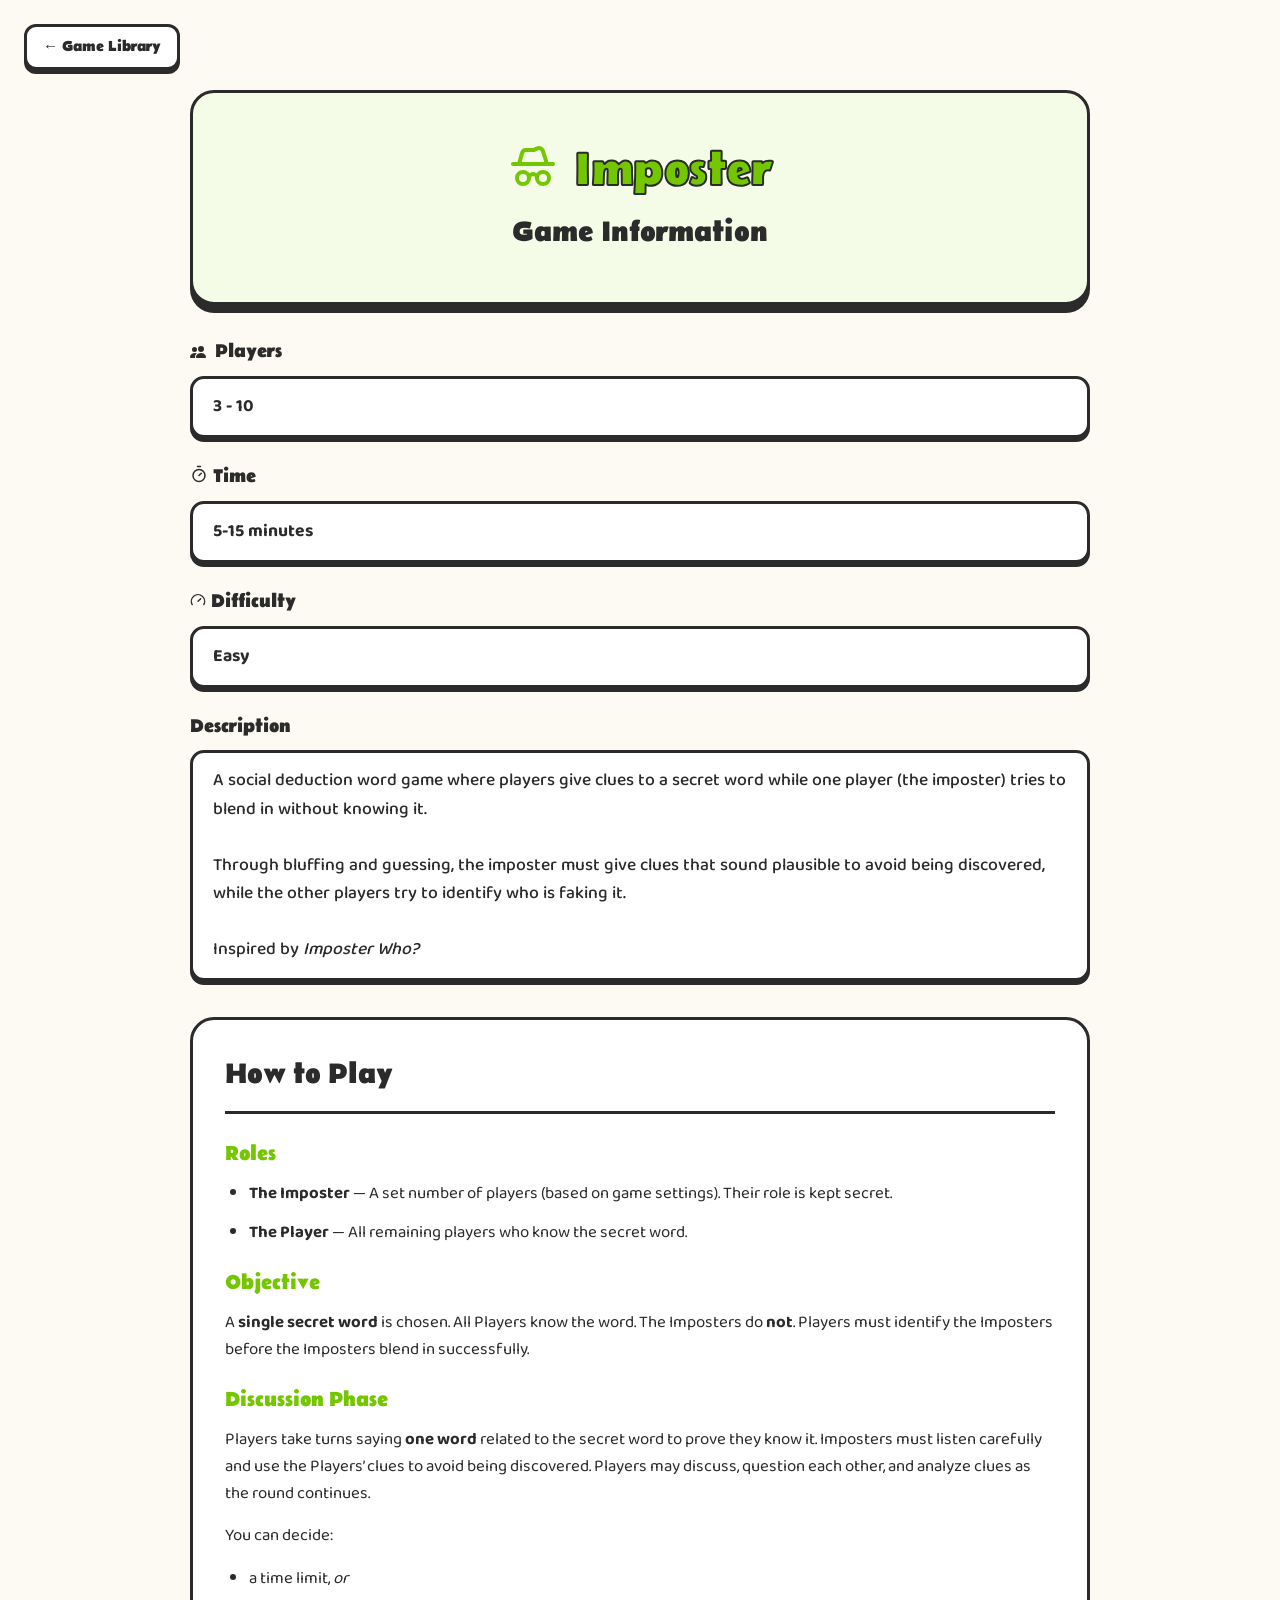
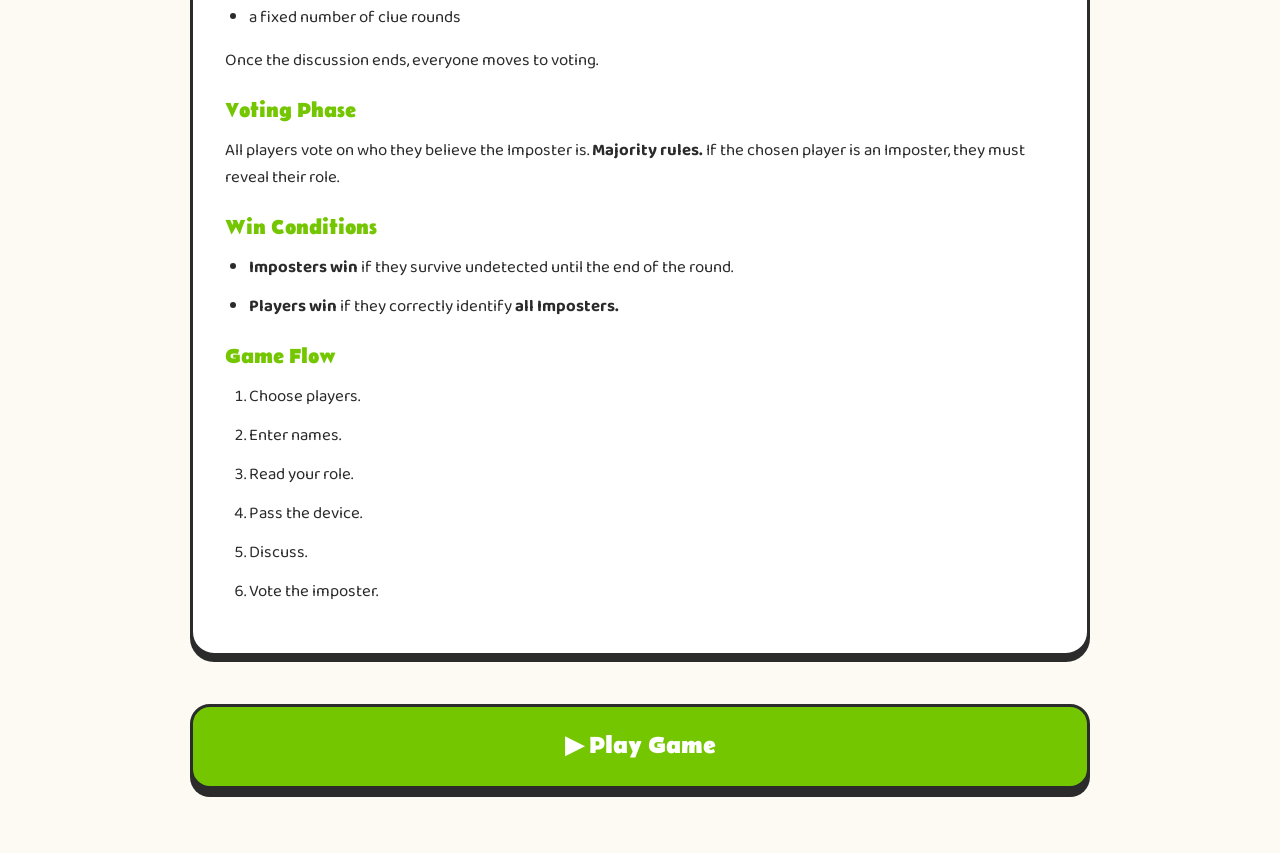
<file: games/imposter/info.html>
<!DOCTYPE html>
<html lang="en"> 
    <head>
        <meta charset="UTF-8">
        <meta name="viewport" content="width=device-width, initial-scale=1.0">
        <link rel="preconnect" href="https://fonts.googleapis.com">
        <link rel="preconnect" href="https://fonts.gstatic.com" crossorigin>
        <link href="https://fonts.googleapis.com/css2?family=Baloo+Da+2:wght@400..800&family=Belanosima:wght@400;600;700&display=swap" rel="stylesheet">

        <link rel="apple-touch-icon" sizes="180x180" href="../../assets/favicon/apple-touch-icon.png">
        <link rel="icon" type="image/png" sizes="32x32" href="../../assets/favicon/favicon-32x32.png">
        <link rel="icon" type="image/png" sizes="16x16" href="../../assets/favicon/favicon-16x16.png">
        <link rel="manifest" href="../../assets/favicon/site.webmanifest">
        
        <title> Info - Imposter </title> 

        <link rel="stylesheet" href="../../css/info.css">
    </head>
    <body style="--accent-primary: #74c600; --accent-light: #f4fbe6;">
        <a href="../../index.html" class="back-home-link"> ← Game Library </a>
        <header>
            <h1> 
                <svg xmlns="http://www.w3.org/2000/svg" viewBox="0 0 24 24" fill="none" stroke="currentColor" stroke-width="2" stroke-linecap="round" stroke-linejoin="round" class="lucide lucide-hat-glasses title-icon"><path d="M14 18a2 2 0 0 0-4 0"/><path d="m19 11-2.11-6.657a2 2 0 0 0-2.752-1.148l-1.276.61A2 2 0 0 1 12 4H8.5a2 2 0 0 0-1.925 1.456L5 11"/><path d="M2 11h20"/><circle cx="17" cy="18" r="3"/><circle cx="7" cy="18" r="3"/></svg>
                Imposter
             </h1>
             <h2> Game Information</h2>
        </header>
        <main>
        <h3> 
            <svg xmlns="http://www.w3.org/2000/svg" width="16" height="16" fill="currentColor" class="bi bi-people-fill" style="vertical-align: middle; margin-right: 4px;" viewBox="0 0 16 16"><path d="M7 14s-1 0-1-1 1-4 5-4 5 3 5 4-1 1-1 1zm4-6a3 3 0 1 0 0-6 3 3 0 0 0 0 6m-5.784 6A2.24 2.24 0 0 1 5 13c0-1.355.68-2.75 1.936-3.72A6.3 6.3 0 0 0 5 9c-4 0-5 3-5 4s1 1 1 1zM4.5 8a2.5 2.5 0 1 0 0-5 2.5 2.5 0 0 0 0 5"/></svg>
            Players 
        </h3>
            <p> 3 - 10 </p>
        <h3> 
            <svg xmlns="http://www.w3.org/2000/svg" width="18" height="18" viewBox="0 0 24 24" fill="none" stroke="currentColor" stroke-width="2" stroke-linecap="round" stroke-linejoin="round" class="lucide lucide-timer" style="position: relative; top: 1px;"><line x1="10" x2="14" y1="2" y2="2"/><line x1="12" x2="15" y1="14" y2="11"/><circle cx="12" cy="14" r="8"/></svg>
            Time 
        </h3>
            <p> 5-15 minutes </p>
        <h3>
            <svg xmlns="http://www.w3.org/2000/svg" width="16" height="16" viewBox="0 0 24 24" fill="none" stroke="currentColor" stroke-width="2" stroke-linecap="round" stroke-linejoin="round" class="lucide lucide-gauge" style="position: relative; top: 1px;"><path d="m12 14 4-4"/><path d="M3.34 19a10 10 0 1 1 17.32 0"/></svg> 
            Difficulty 
        </h3>
            <p> Easy </p>
        <h3> Description </h3>
            <p> A social deduction word game where players give clues to a secret word while one player (the imposter) tries to blend in without knowing it. <br> <br> Through bluffing and guessing, the imposter must give clues that sound plausible to avoid being discovered, while the other players try to identify who is faking it. <br> <br> Inspired by <i>Imposter Who?</i> </p>
        <div class="instructions">
            <h2> How to Play</h2>
            <h3> Roles </h3>
                <ul>
                    <li><b>The Imposter</b> — A set number of players (based on game settings). Their role is kept secret.</li>
                    <li><b>The Player</b> — All remaining players who know the secret word.</li>
                </ul>
            <h3> Objective </h3>
            <p> A <b>single secret word</b> is chosen. All Players know the word. The Imposters do <b>not</b>. Players must identify the Imposters before the Imposters blend in successfully. </p>
            <h3> Discussion Phase </h3>
            <p> Players take turns saying <b>one word</b> related to the secret word to prove they know it. Imposters must listen carefully and use the Players’ clues to avoid being discovered. Players may discuss, question each other, and analyze clues as the round continues. </p>
            <p>You can decide: </p>
                <ul>
                    <li>a time limit, <i>or</i></li>
                    <li>a fixed number of clue rounds</li>
                </ul>
            <p>Once the discussion ends, everyone moves to voting.</p>

            <h3> Voting Phase </h3>
            <p>All players vote on who they believe the Imposter is. <b>Majority rules.</b> If the chosen player is an Imposter, they must reveal their role.</p>
            <h3> Win Conditions </h3>
                <ul>
                    <li><b>Imposters win</b>   if they survive undetected until the end of the round. </li>
                    <li><b>Players win</b> if they correctly identify <b>all Imposters.</b> </li>
                </ul>
            <h3> Game Flow </h3>
                <ol>
                    <li>Choose players.</li>
                    <li>Enter names.</li>
                    <li>Read your role.</li>
                    <li>Pass the device.</li>
                    <li>Discuss.</li>
                    <li>Vote the imposter.</li>
                </ol>
        </div>
        <a href="index.html" class="button-style"> ▶  Play Game </a>
        </main>
    </body>
</html>
</file>
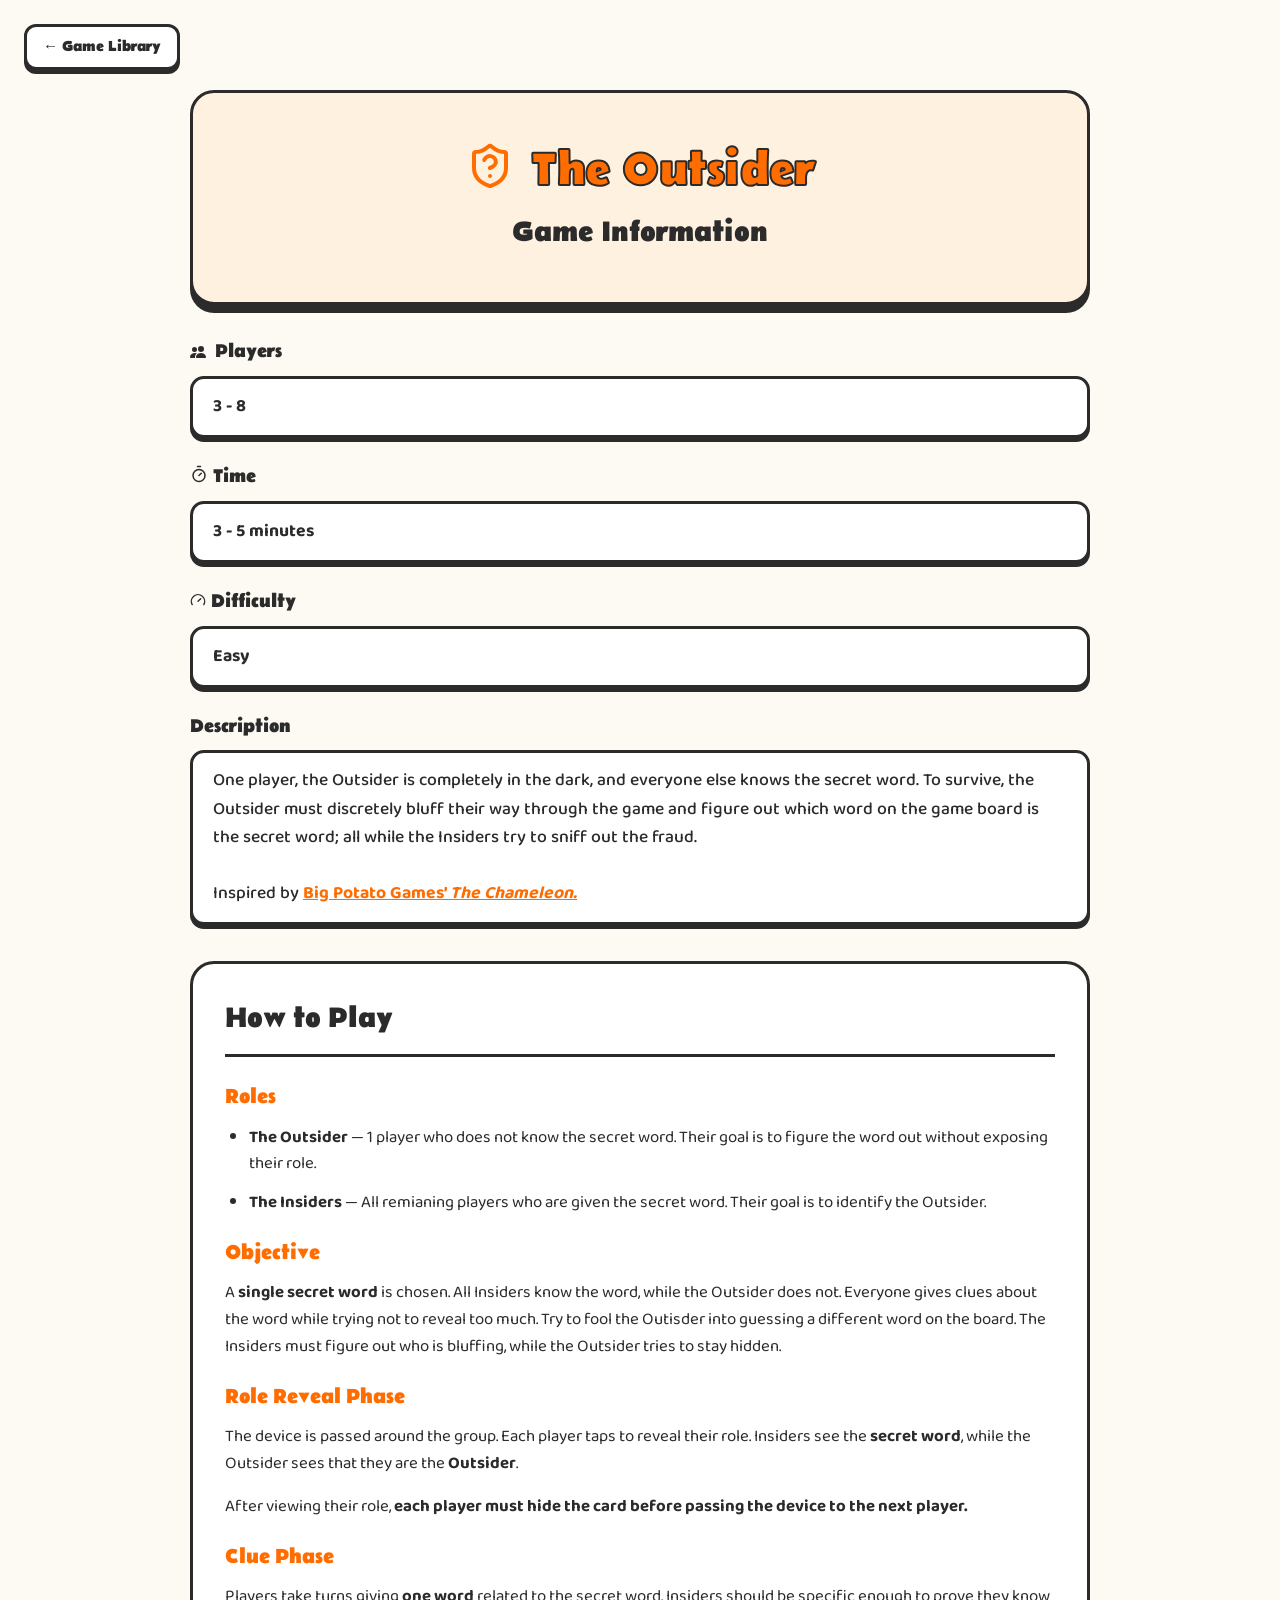
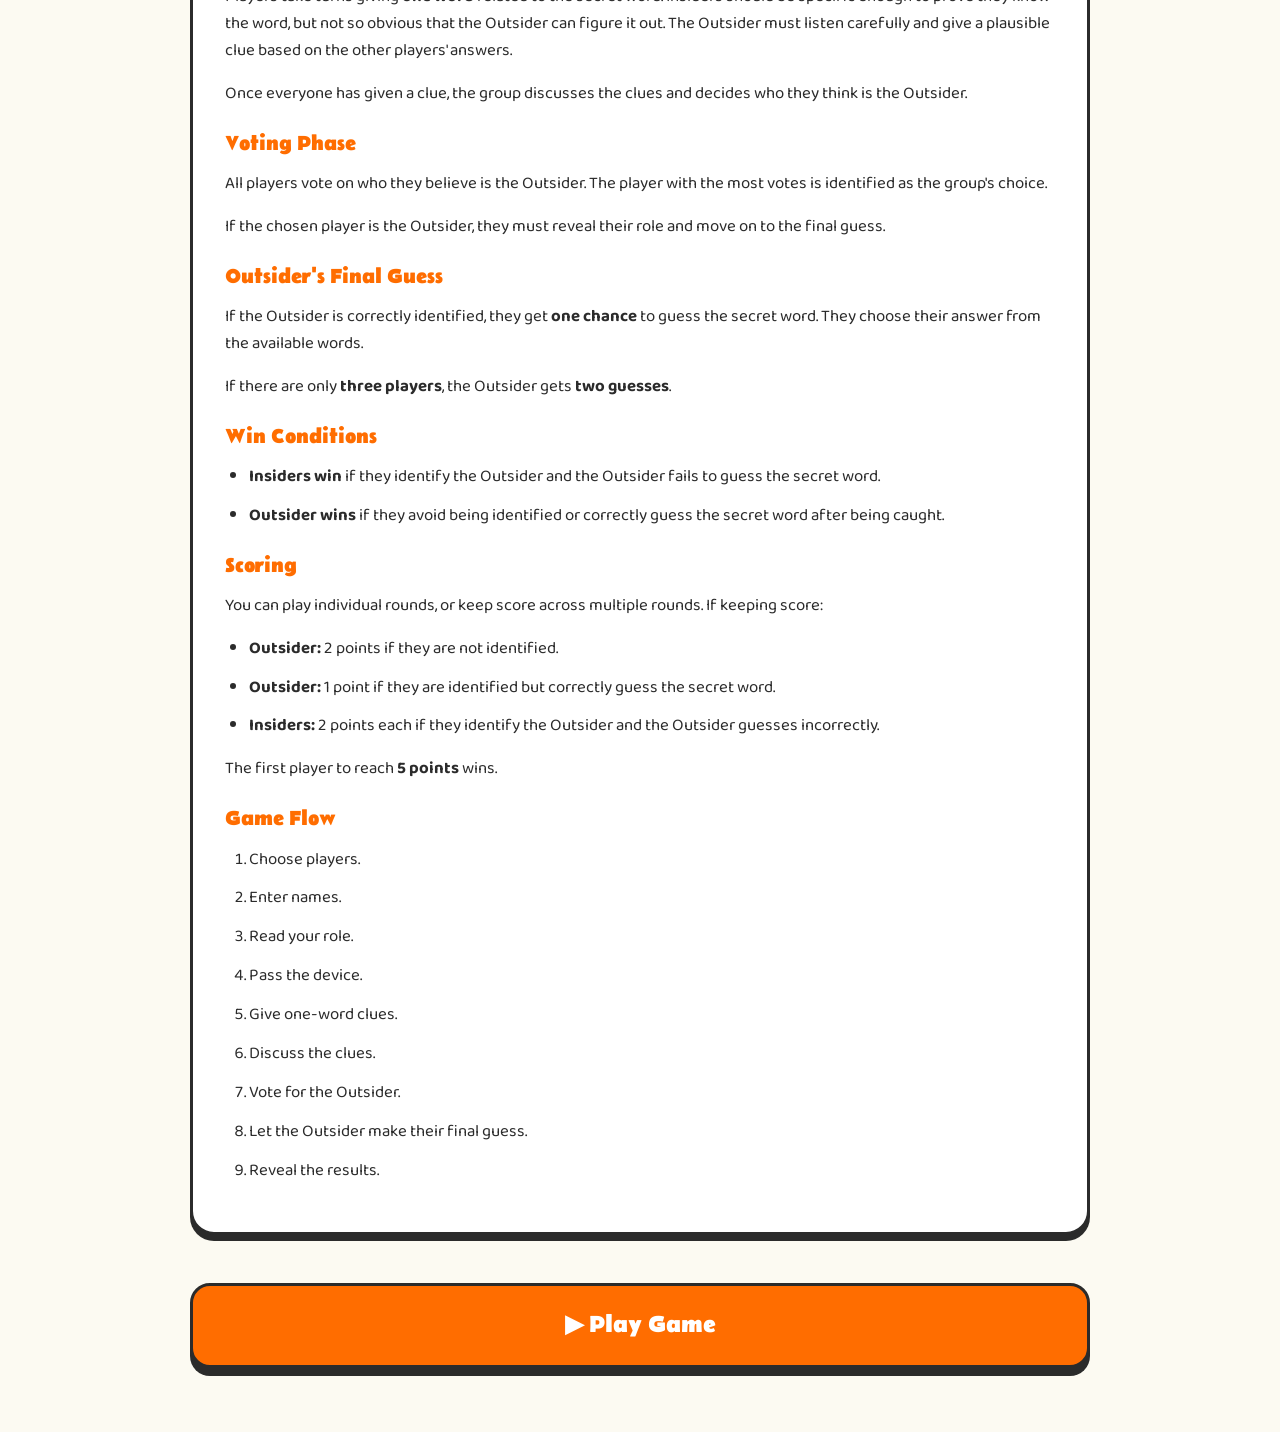
<file: games/outsider/info.html>
<!DOCTYPE html>
<html lang="en"> 
    <head>
        <meta charset="UTF-8">
        <meta name="viewport" content="width=device-width, initial-scale=1.0">
        <link rel="preconnect" href="https://fonts.googleapis.com">
        <link rel="preconnect" href="https://fonts.gstatic.com" crossorigin>
        <link href="https://fonts.googleapis.com/css2?family=Baloo+Da+2:wght@400..800&family=Belanosima:wght@400;600;700&display=swap" rel="stylesheet">

        <link rel="apple-touch-icon" sizes="180x180" href="../../assets/favicon/apple-touch-icon.png">
        <link rel="icon" type="image/png" sizes="32x32" href="../../assets/favicon/favicon-32x32.png">
        <link rel="icon" type="image/png" sizes="16x16" href="../../assets/favicon/favicon-16x16.png">
        <link rel="manifest" href="../../assets/favicon/site.webmanifest">
        
        <title> Info - The Outsider </title> 

        <link rel="stylesheet" href="../../css/info.css">
    </head>
    <body style="--accent-primary: #ff6d00; --accent-light: #fff1e0;">
        <a href="../../index.html" class="back-home-link"> ← Game Library </a>
        <header>
            <h1> 
                <svg xmlns="http://www.w3.org/2000/svg" viewBox="0 0 24 24" fill="none" stroke="currentColor" stroke-width="2" stroke-linecap="round" stroke-linejoin="round" class="lucide lucide-shield-question-mark title-icon"><path d="M20 13c0 5-3.5 7.5-7.66 8.95a1 1 0 0 1-.67-.01C7.5 20.5 4 18 4 13V6a1 1 0 0 1 1-1c2 0 4.5-1.2 6.24-2.72a1.17 1.17 0 0 1 1.52 0C14.51 3.81 17 5 19 5a1 1 0 0 1 1 1z"/><path d="M9.1 9a3 3 0 0 1 5.82 1c0 2-3 3-3 3"/><path d="M12 17h.01"/></svg>
                The Outsider
             </h1>
             <h2> Game Information</h2>
        </header>
        <main>
        <h3> 
            <svg xmlns="http://www.w3.org/2000/svg" width="16" height="16" fill="currentColor" class="bi bi-people-fill" style="vertical-align: middle; margin-right: 4px;" viewBox="0 0 16 16"><path d="M7 14s-1 0-1-1 1-4 5-4 5 3 5 4-1 1-1 1zm4-6a3 3 0 1 0 0-6 3 3 0 0 0 0 6m-5.784 6A2.24 2.24 0 0 1 5 13c0-1.355.68-2.75 1.936-3.72A6.3 6.3 0 0 0 5 9c-4 0-5 3-5 4s1 1 1 1zM4.5 8a2.5 2.5 0 1 0 0-5 2.5 2.5 0 0 0 0 5"/></svg>
            Players 
        </h3>
            <p> 3 - 8 </p>
        <h3> 
            <svg xmlns="http://www.w3.org/2000/svg" width="18" height="18" viewBox="0 0 24 24" fill="none" stroke="currentColor" stroke-width="2" stroke-linecap="round" stroke-linejoin="round" class="lucide lucide-timer" style="position: relative; top: 1px;"><line x1="10" x2="14" y1="2" y2="2"/><line x1="12" x2="15" y1="14" y2="11"/><circle cx="12" cy="14" r="8"/></svg>
            Time 
        </h3>
            <p> 3 - 5 minutes </p>
        <h3>
            <svg xmlns="http://www.w3.org/2000/svg" width="16" height="16" viewBox="0 0 24 24" fill="none" stroke="currentColor" stroke-width="2" stroke-linecap="round" stroke-linejoin="round" class="lucide lucide-gauge" style="position: relative; top: 1px;"><path d="m12 14 4-4"/><path d="M3.34 19a10 10 0 1 1 17.32 0"/></svg> 
            Difficulty 
        </h3>
            <p> Easy </p>
        <h3> Description </h3>
            <p> One player, the Outsider is completely in the dark, and everyone else knows the secret word. To survive, the Outsider must discretely bluff their way through the game and figure out which word on the game board is the secret word; all while the Insiders try to sniff out the fraud. <br> <br> Inspired by <a href="https://bigpotato.com/en-ca/products/the-chameleon" target="_blank" title="Link to Published Game (Go check it out!)"> Big Potato Games’ <i>The Chameleon.</a></i></p>

        <div class="instructions">
            <h2> How to Play</h2>
            <h3> Roles </h3>
                <ul>
                    <li><b>The Outsider</b> — 1 player who does not know the secret word. Their goal is to figure the word out without exposing their role.</li>
                    <li><b>The Insiders</b> — All remianing players who are given the secret word.  Their goal is to identify the Outsider. </li>
                </ul>
            <h3> Objective </h3>
            <p> A <b>single secret word</b> is chosen. All Insiders know the word, while the Outsider does not.
                Everyone gives clues about the word while trying not to reveal too much. Try to fool the Outisder into guessing a different word on the board.
                The Insiders must figure out who is bluffing, while the Outsider tries to stay hidden.
            </p>    
            <h3> Role Reveal Phase </h3>
                <p>
                    The device is passed around the group. Each player taps to reveal their role.
                    Insiders see the <b>secret word</b>, while the Outsider sees that they are the <b>Outsider</b>.
                </p>
                <p>
                    After viewing their role, <b>each player must hide the card before passing the device to the next player.</b>
                </p>
            <h3> Clue Phase </h3>
                <p>
                    Players take turns giving <b>one word</b> related to the secret word.
                    Insiders should be specific enough to prove they know the word, but not so obvious that the Outsider can figure it out.
                    The Outsider must listen carefully and give a plausible clue based on the other players' answers.
                </p>
                <p>
                    Once everyone has given a clue, the group discusses the clues and decides who they think is the Outsider.
                </p>
             <h3> Voting Phase </h3>
                <p>
                    All players vote on who they believe is the Outsider.
                    The player with the most votes is identified as the group's choice.
                </p>
                <p>
                    If the chosen player is the Outsider, they must reveal their role and move on to the final guess.
                </p>
             <h3> Outsider's Final Guess </h3>
                <p>
                    If the Outsider is correctly identified, they get <b>one chance</b> to guess the secret word.
                    They choose their answer from the available words.
                </p>
                <p>
                    If there are only <b>three players</b>, the Outsider gets <b>two guesses</b>.
                </p>
           <h3> Win Conditions </h3>
                <ul>
                    <li><b>Insiders win</b> if they identify the Outsider and the Outsider fails to guess the secret word.</li>
                    <li><b>Outsider wins</b> if they avoid being identified or correctly guess the secret word after being caught.</li>
                </ul>
            <h3> Scoring </h3>
                <p>
                    You can play individual rounds, or keep score across multiple rounds.
                    If keeping score:
                </p>
                <ul>
                    <li><b>Outsider:</b> 2 points if they are not identified.</li>
                    <li><b>Outsider:</b> 1 point if they are identified but correctly guess the secret word.</li>
                    <li><b>Insiders:</b> 2 points each if they identify the Outsider and the Outsider guesses incorrectly.</li>
                </ul>
                <p>
                    The first player to reach <b>5 points</b> wins.
                </p>
           <h3> Game Flow </h3>
                <ol>
                    <li>Choose players.</li>
                    <li>Enter names.</li>
                    <li>Read your role.</li>
                    <li>Pass the device.</li>
                    <li>Give one-word clues.</li>
                    <li>Discuss the clues.</li>
                    <li>Vote for the Outsider.</li>
                    <li>Let the Outsider make their final guess.</li>
                    <li>Reveal the results.</li>
                </ol>
        </div>
        <a href="index.html" class="button-style"> ▶  Play Game </a>
        </main>
    </body>
</html>
</file>
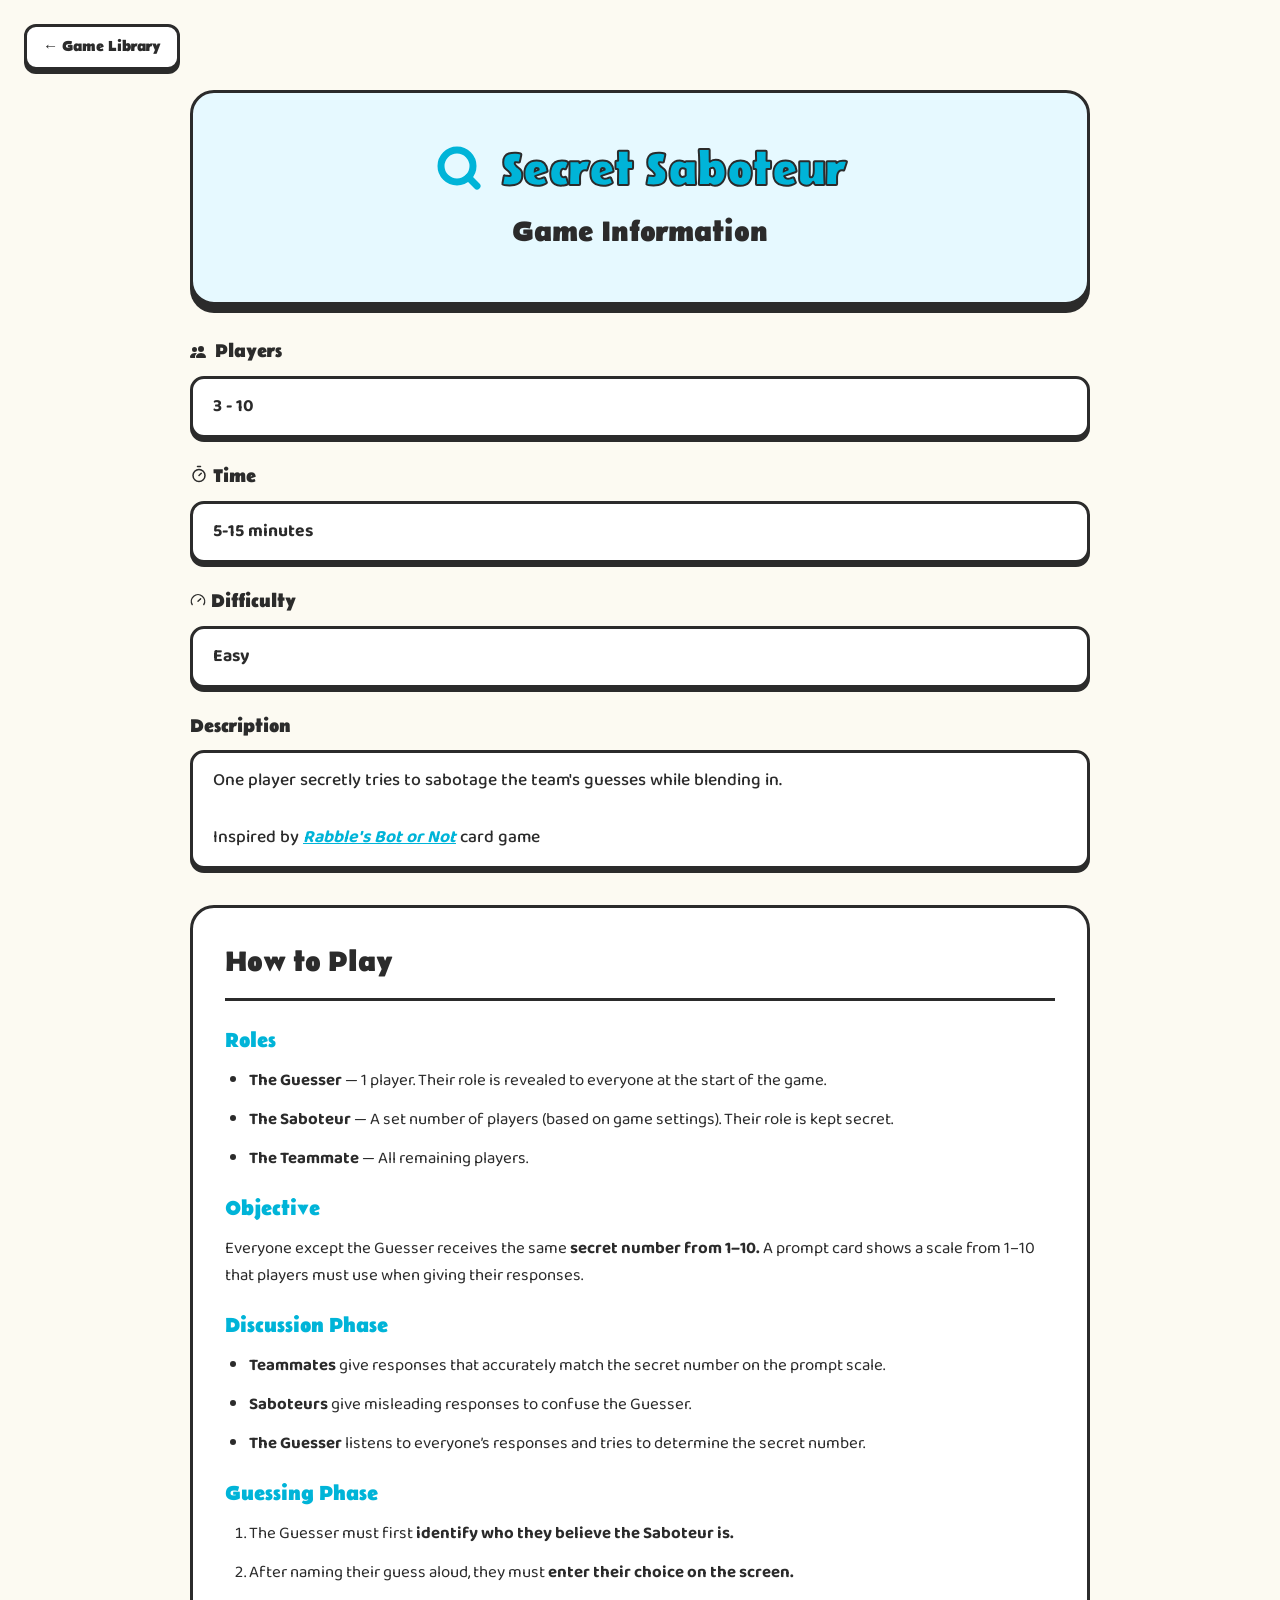
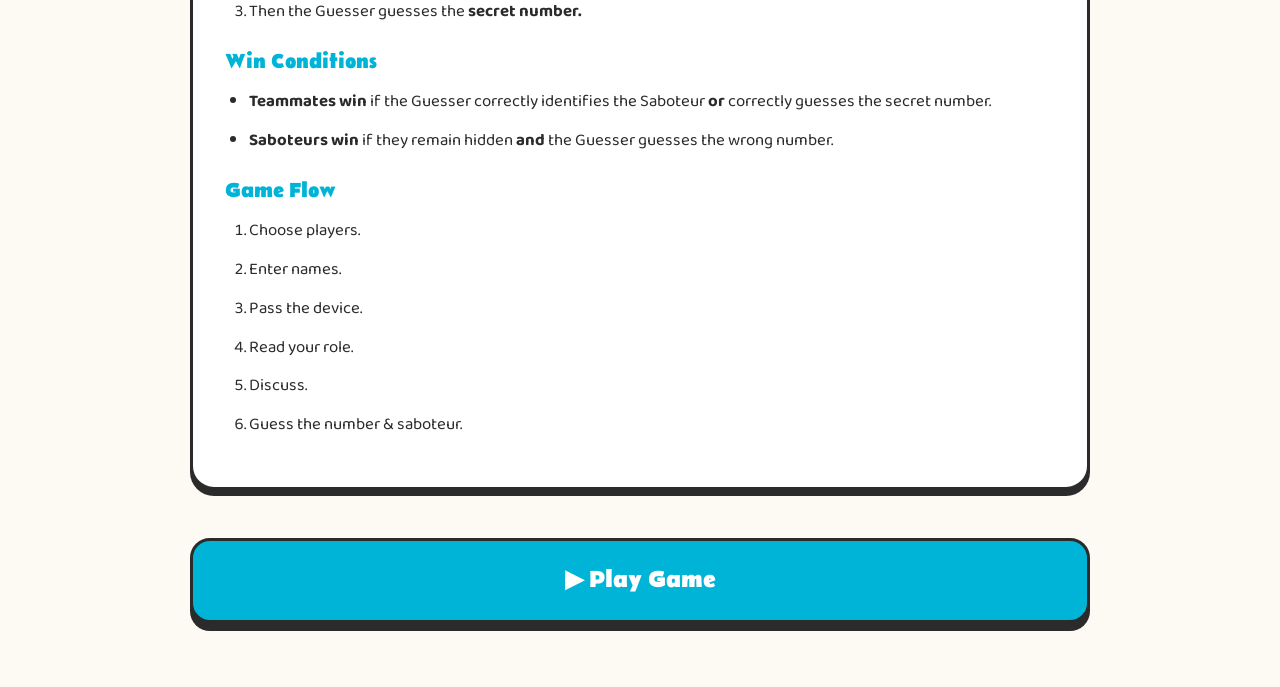
<file: games/secret-saboteur/info.html>
<!DOCTYPE html>
<html lang="en"> 
    <head>
        <meta charset="UTF-8">
        <meta name="viewport" content="width=device-width, initial-scale=1.0">
        <link rel="preconnect" href="https://fonts.googleapis.com">
        <link rel="preconnect" href="https://fonts.gstatic.com" crossorigin>
        <link href="https://fonts.googleapis.com/css2?family=Baloo+Da+2:wght@400..800&family=Belanosima:wght@400;600;700&display=swap" rel="stylesheet">
        
        <link rel="apple-touch-icon" sizes="180x180" href="../../assets/favicon/apple-touch-icon.png">
        <link rel="icon" type="image/png" sizes="32x32" href="../../assets/favicon/favicon-32x32.png">
        <link rel="icon" type="image/png" sizes="16x16" href="../../assets/favicon/favicon-16x16.png">
        <link rel="manifest" href="../../assets/favicon/site.webmanifest">

        <title> Info - Secret Saboteur </title> <!-- Started during Jenin's persona; site workshop -->

        <link rel="stylesheet" href="../../css/info.css">
    </head>
    <body style="--accent-primary: #00b4d8; --accent-light: #e6f9ff;">
        <a href="../../index.html" class="back-home-link"> ← Game Library </a>
        <header>
            <h1>  
                <svg xmlns="http://www.w3.org/2000/svg" viewBox="0 0 24 24" fill="none" stroke="currentColor" stroke-width="3.5" stroke-linecap="round" stroke-linejoin="round" class="lucide lucide-search-icon lucide-search title-icon" style="position: relative; top: 2px;"><path d="m21 21-4.34-4.34"/><circle cx="11" cy="11" r="8"/></svg>
                Secret Saboteur 
        </h1>
            <h2> Game Information</h2>
        </header>

        <main>
        <h3>
            <svg xmlns="http://www.w3.org/2000/svg" width="16" height="16" fill="currentColor" class="bi bi-people-fill" style="vertical-align: middle; margin-right: 4px;" viewBox="0 0 16 16"><path d="M7 14s-1 0-1-1 1-4 5-4 5 3 5 4-1 1-1 1zm4-6a3 3 0 1 0 0-6 3 3 0 0 0 0 6m-5.784 6A2.24 2.24 0 0 1 5 13c0-1.355.68-2.75 1.936-3.72A6.3 6.3 0 0 0 5 9c-4 0-5 3-5 4s1 1 1 1zM4.5 8a2.5 2.5 0 1 0 0-5 2.5 2.5 0 0 0 0 5"/></svg>
            Players 
        </h3>
            <p> 3 - 10 </p>
        <h3>
            <svg xmlns="http://www.w3.org/2000/svg" width="18" height="18" viewBox="0 0 24 24" fill="none" stroke="currentColor" stroke-width="2" stroke-linecap="round" stroke-linejoin="round" class="lucide lucide-timer" style="position: relative; top: 1px;"><line x1="10" x2="14" y1="2" y2="2"/><line x1="12" x2="15" y1="14" y2="11"/><circle cx="12" cy="14" r="8"/></svg>
            Time 
        </h3>
            <p> 5-15 minutes </p>
        <h3> 
            <svg xmlns="http://www.w3.org/2000/svg" width="16" height="16" viewBox="0 0 24 24" fill="none" stroke="currentColor" stroke-width="2" stroke-linecap="round" stroke-linejoin="round" class="lucide lucide-gauge" style="position: relative; top: 1px;"><path d="m12 14 4-4"/><path d="M3.34 19a10 10 0 1 1 17.32 0"/></svg>
            Difficulty 
        </h3>
            <p> Easy </p>
        <h3> Description </h3>
            <p> One player secretly tries to sabotage the team's guesses while blending in. <br><br> Inspired by <i><a href="https://www.amazon.com/Rabble-Bot-Not-Uncover-Players/dp/B0FH7FN9NN" target="_blank" title="Amazon Link to Game">Rabble's Bot or Not</a></i> card game </p>
        <div class="instructions">
            <h2> How to Play</h2>
            <h3> Roles </h3>
                <ul>
                    <li><b>The Guesser</b> — 1 player. Their role is revealed to everyone at the start of the game.</li>
                    <li><b>The Saboteur</b> — A set number of players (based on game settings). Their role is kept secret.</li>
                    <li><b>The Teammate</b> — All remaining players. </li>
                </ul>
            <h3> Objective </h3>
            <p> Everyone except the Guesser receives the same <b>secret number from 1–10.</b> A prompt card shows a scale from 1–10 that players must use when giving their responses. </p>
            <h3> Discussion Phase </h3>
                <ul>
                    <li><b>Teammates</b> give responses that accurately match the secret number on the prompt scale.</li>
                    <li><b>Saboteurs</b> give misleading responses to confuse the Guesser. </li>
                    <li><b>The Guesser</b> listens to everyone’s responses and tries to determine the secret number. </li>
                </ul>
            <h3> Guessing Phase </h3>
                <ol>
                    <li>The Guesser must first <b>identify who they believe the Saboteur is.</b></li>
                    <li>After naming their guess aloud, they must <b>enter their choice on the screen.</b></li>
                    <li>Then the Guesser guesses the <b>secret number.</b></li>
                </ol>
            <h3> Win Conditions </h3>
                <ul>
                    <li><b>Teammates win</b>  if the Guesser correctly identifies the Saboteur <b>or</b> correctly guesses the secret number. </li>
                    <li><b>Saboteurs win</b> if they remain hidden <b>and</b> the Guesser guesses the wrong number. </li>
                </ul>
            <h3> Game Flow </h3>
                <ol>
                    <li>Choose players.</li>
                    <li>Enter names.</li>
                    <li>Pass the device.</li>
                    <li>Read your role.</li>
                    <li>Discuss.</li>
                    <li>Guess the number & saboteur.</li>
                </ol>
        </div>
        <a href="index.html" class="button-style"> ▶  Play Game </a>
        </main>
    </body>
</html>
<!--

INFO PAGE TEMPLATE

1. Back Button

2. Hero

3. Stats

4. Description

5. Instructions

6. Play Button

-->
</file>
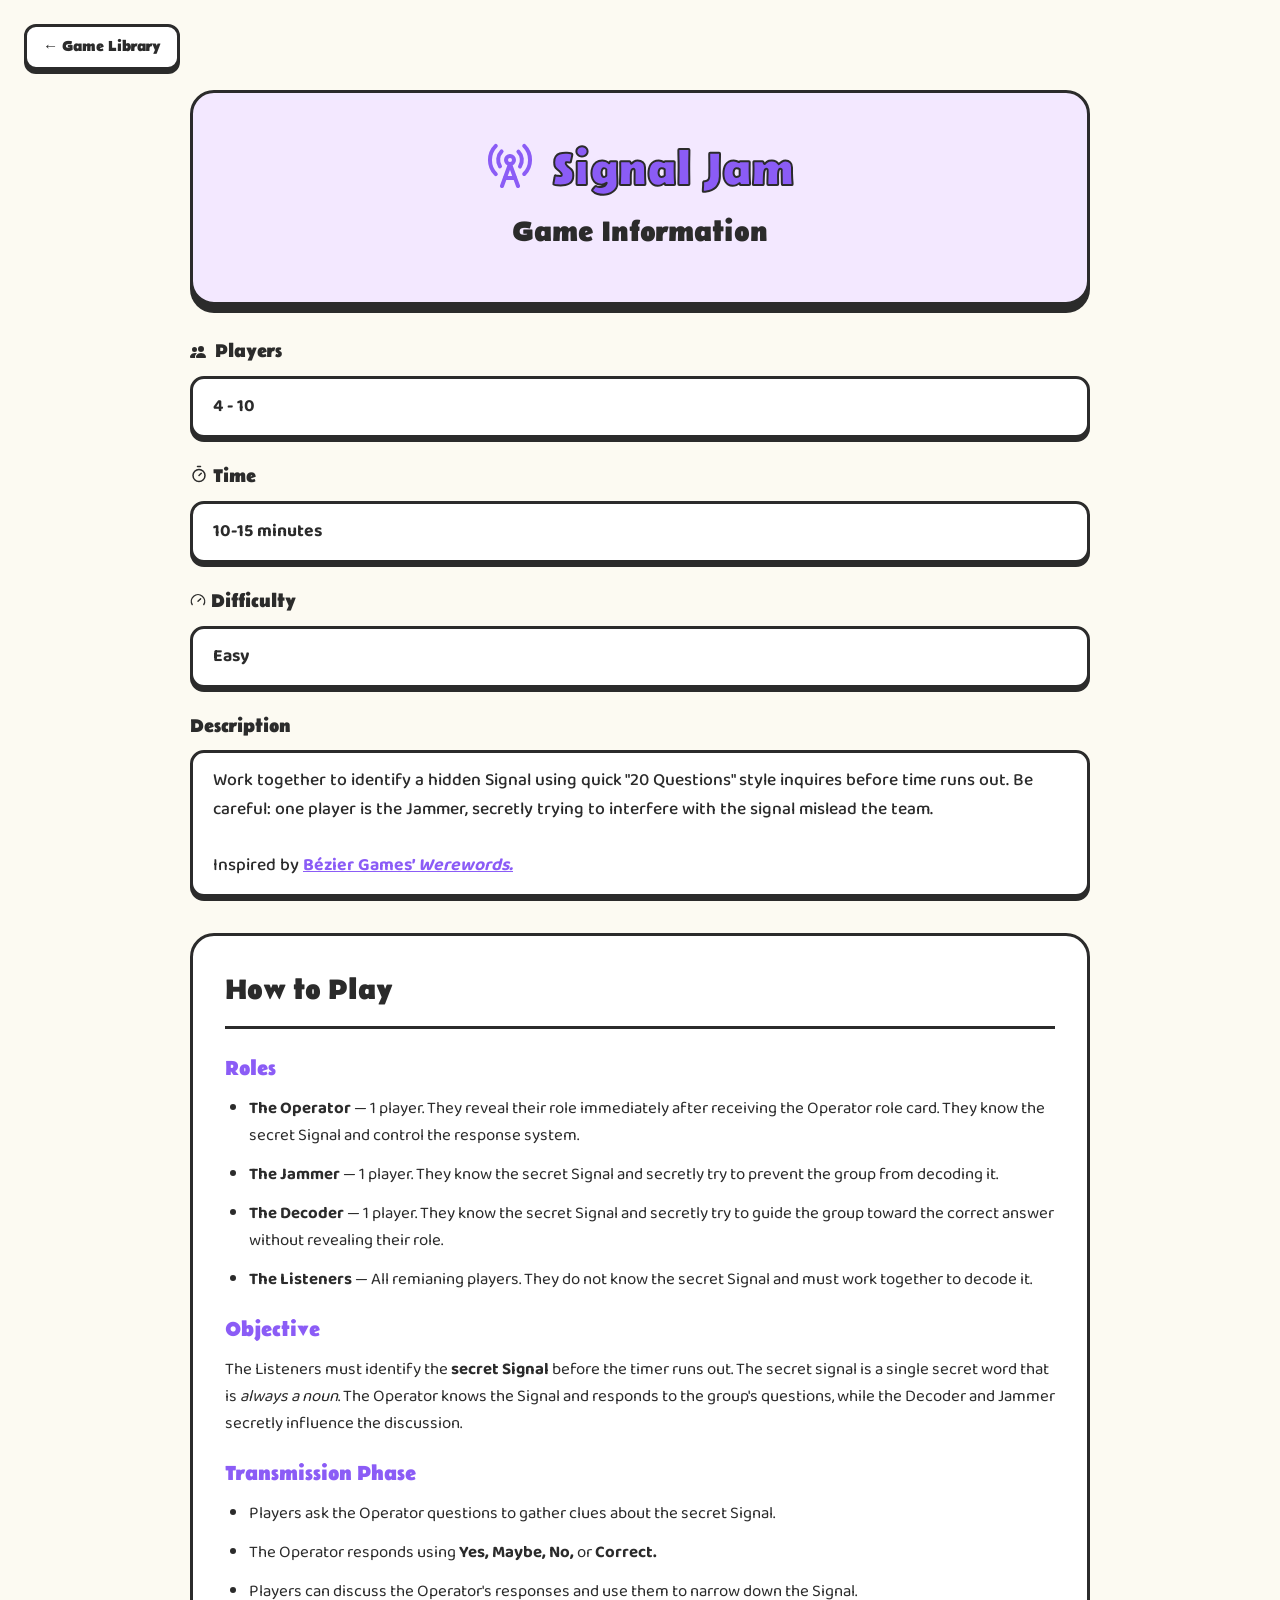
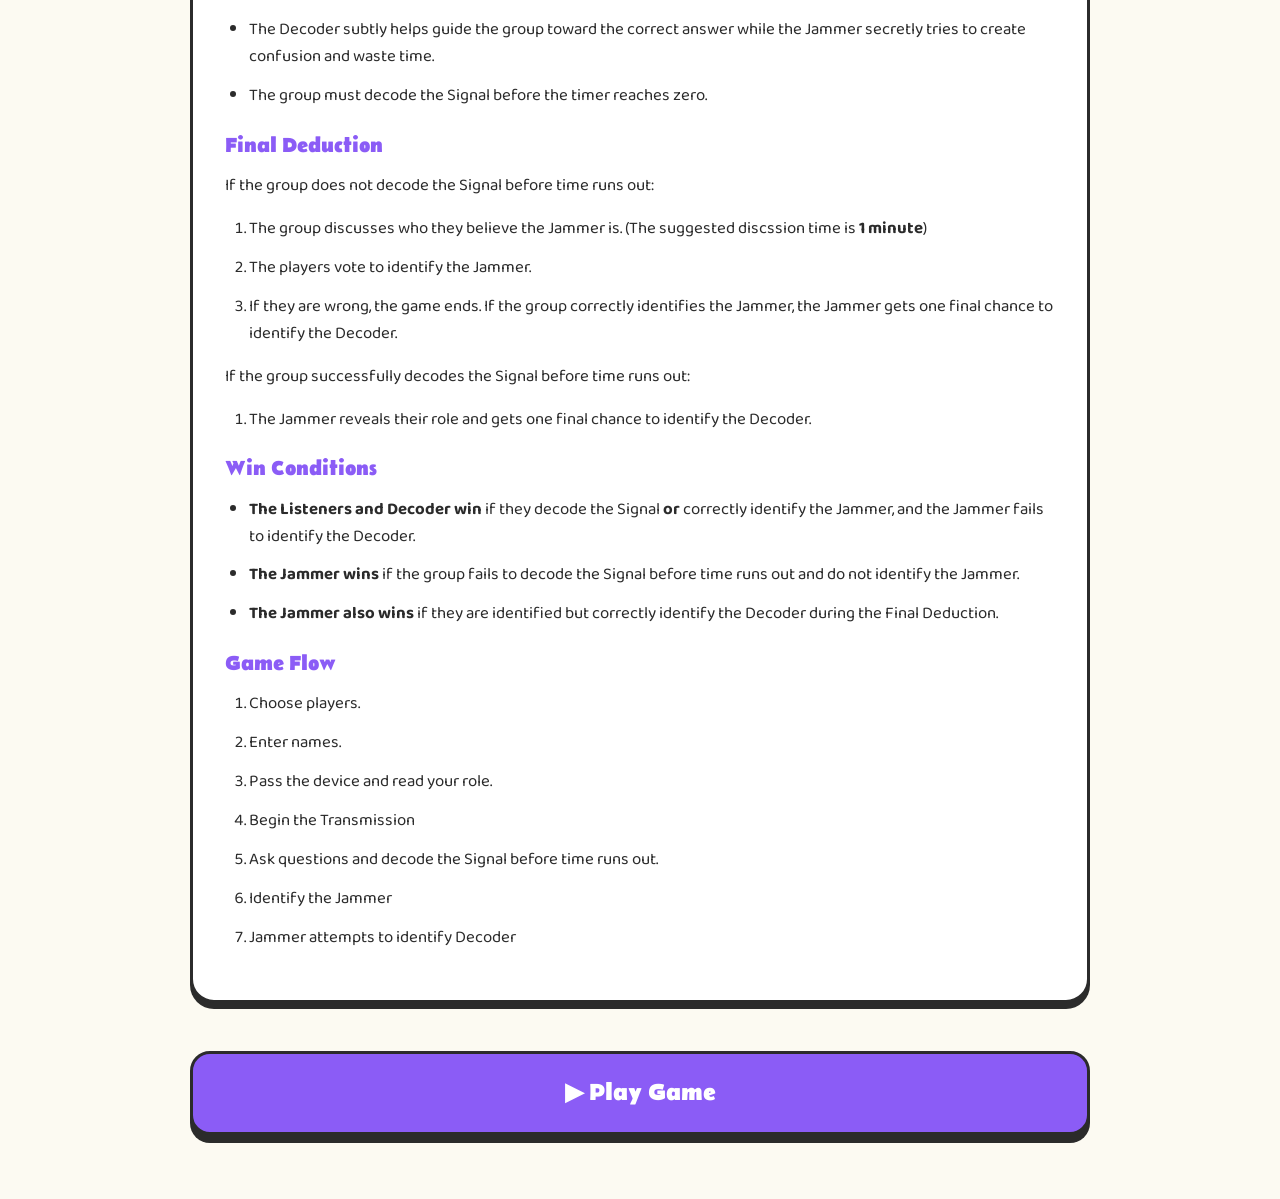
<file: games/signal-jam/info.html>
<!DOCTYPE html>
<html lang="en"> 
    <head>
        <meta charset="UTF-8">
        <meta name="viewport" content="width=device-width, initial-scale=1.0">
        <link rel="preconnect" href="https://fonts.googleapis.com">
        <link rel="preconnect" href="https://fonts.gstatic.com" crossorigin>
        <link href="https://fonts.googleapis.com/css2?family=Baloo+Da+2:wght@400..800&family=Belanosima:wght@400;600;700&display=swap" rel="stylesheet">

        <link rel="apple-touch-icon" sizes="180x180" href="../../assets/favicon/apple-touch-icon.png">
        <link rel="icon" type="image/png" sizes="32x32" href="../../assets/favicon/favicon-32x32.png">
        <link rel="icon" type="image/png" sizes="16x16" href="../../assets/favicon/favicon-16x16.png">
        <link rel="manifest" href="../../assets/favicon/site.webmanifest">
        
        <title> Info - Signal Jam </title> 

        <link rel="stylesheet" href="../../css/info.css">
    </head>
    <body style="--accent-primary: #8b5cf6; --accent-light: #f3e8ff;">
        <a href="../../index.html" class="back-home-link"> ← Game Library </a>
        <header>
            <h1> 
                <svg xmlns="http://www.w3.org/2000/svg" viewBox="0 0 24 24" fill="none" stroke="currentColor" stroke-width="2" stroke-linecap="round" stroke-linejoin="round" class="lucide lucide-radio-tower title-icon"><path d="M4.9 16.1C1 12.2 1 5.8 4.9 1.9"/><path d="M7.8 4.7a6.14 6.14 0 0 0-.8 7.5"/><circle cx="12" cy="9" r="2"/><path d="M16.2 4.8c2 2 2.26 5.11.8 7.47"/><path d="M19.1 1.9a9.96 9.96 0 0 1 0 14.1"/><path d="M9.5 18h5"/><path d="m8 22 4-11 4 11"/></svg>
                Signal Jam
             </h1>
             <h2> Game Information</h2>
        </header>
        <main>
        <h3> 
            <svg xmlns="http://www.w3.org/2000/svg" width="16" height="16" fill="currentColor" class="bi bi-people-fill" style="vertical-align: middle; margin-right: 4px;" viewBox="0 0 16 16"><path d="M7 14s-1 0-1-1 1-4 5-4 5 3 5 4-1 1-1 1zm4-6a3 3 0 1 0 0-6 3 3 0 0 0 0 6m-5.784 6A2.24 2.24 0 0 1 5 13c0-1.355.68-2.75 1.936-3.72A6.3 6.3 0 0 0 5 9c-4 0-5 3-5 4s1 1 1 1zM4.5 8a2.5 2.5 0 1 0 0-5 2.5 2.5 0 0 0 0 5"/></svg>
            Players 
        </h3>
            <p> 4 - 10 </p>
        <h3> 
            <svg xmlns="http://www.w3.org/2000/svg" width="18" height="18" viewBox="0 0 24 24" fill="none" stroke="currentColor" stroke-width="2" stroke-linecap="round" stroke-linejoin="round" class="lucide lucide-timer" style="position: relative; top: 1px;"><line x1="10" x2="14" y1="2" y2="2"/><line x1="12" x2="15" y1="14" y2="11"/><circle cx="12" cy="14" r="8"/></svg>
            Time 
        </h3>
            <p> 10-15 minutes </p>
        <h3>
            <svg xmlns="http://www.w3.org/2000/svg" width="16" height="16" viewBox="0 0 24 24" fill="none" stroke="currentColor" stroke-width="2" stroke-linecap="round" stroke-linejoin="round" class="lucide lucide-gauge" style="position: relative; top: 1px;"><path d="m12 14 4-4"/><path d="M3.34 19a10 10 0 1 1 17.32 0"/></svg> 
            Difficulty 
        </h3>
            <p> Easy </p>
        <h3> Description </h3>
            <p> Work together to identify a hidden Signal using quick "20 Questions" style inquires before time runs out. Be careful: one player is the Jammer, secretly trying to interfere with the signal mislead the team. <br> <br> Inspired by <a href="https://beziergames.com/products/werewords" target="_blank" title="Link to Published Game (Go check it out!)"> Bézier Games’ <i>Werewords.</a></i></p>

        <div class="instructions">
            <h2> How to Play</h2>
            <h3> Roles </h3>
                <ul>
                    <li><b>The Operator</b> — 1 player. They reveal their role immediately after receiving the Operator role card. They know the secret Signal and control the response system. </li>
                    <li><b>The Jammer</b> — 1 player. They know the secret Signal and secretly try to prevent the group from decoding it. </li>
                    <li><b>The Decoder</b> — 1 player. They know the secret Signal and secretly try to guide the group toward the correct answer without revealing their role. </li>
                    <li><b>The Listeners</b> — All remianing players. They do not know the secret Signal and must work together to decode it. </li>
                    
                </ul>
            <h3> Objective </h3>
            <p> The Listeners must identify the <b>secret Signal</b> before the timer runs out. The secret signal is a single secret word that is <i>always a noun</i>. The Operator knows the Signal and responds to the group's questions, while the Decoder and Jammer secretly influence the discussion. </p>
            <h3> Transmission Phase </h3>
                <ul>
                    <li>Players ask the Operator questions to gather clues about the secret Signal.</li>
                    <li>The Operator responds using <b>Yes, Maybe, No,</b> or <b>Correct.</b></li>
                    <li>Players can discuss the Operator's responses and use them to narrow down the Signal.</il>
                    <li>The Decoder subtly helps guide the group toward the correct answer while the Jammer secretly tries to create confusion and waste time.</li>
                    <li>The group must decode the Signal before the timer reaches zero.</li>
                </ul>

            <h3> Final Deduction </h3>
            <p>If the group does not decode the Signal before time runs out:</p>
                <ol>
                    <li>The group discusses who they believe the Jammer is. (The suggested discssion time is <b>1 minute</b>)</li>
                    <li>The players vote to identify the Jammer.</li>
                    <li>If they are wrong, the game ends. If the group correctly identifies the Jammer, the Jammer gets one final chance to identify the Decoder.</li>
                </ol>
            <p>If the group successfully decodes the Signal before time runs out:</p>
                <ol>
                    <li>The Jammer reveals their role and gets one final chance to identify the Decoder.</li>
                </ol>
            <h3> Win Conditions </h3>
                <ul>
                    <li><b>The Listeners and Decoder win</b> if they decode the Signal <b>or</b> correctly identify the Jammer, and the Jammer fails to identify the Decoder. </li>
                    <li><b>The Jammer wins</b>  if the group fails to decode the Signal before time runs out and do not identify the Jammer.</b> </li>
                    <li><b>The Jammer also wins</b>  if they are identified but correctly identify the Decoder during the Final Deduction.</b> </li>
                </ul>
            <h3> Game Flow </h3>
                <ol>
                    <li>Choose players.</li>
                    <li>Enter names.</li>
                    <li>Pass the device and read your role.</li>
                    <li>Begin the Transmission</li>
                    <li>Ask questions and decode the Signal before time runs out.</li>
                    <li>Identify the Jammer</li>
                    <li>Jammer attempts to identify Decoder</li>
                </ol>
        </div>
        <a href="index.html" class="button-style"> ▶  Play Game </a>
        </main>
    </body>
</html>
</file>
<file: css/home.css>
/* ====================================
   Global Reset
==================================== */
* {
    margin: 0;
    padding: 0;
    box-sizing: border-box;
}
/* ====================================
   Variables
==================================== */
:root { /* NTS Use these for future stylesheets */
    --background: #fcfaf2;
    --surface: #ffffff;
    --text: #2b2b2b;

    --red: #FF1E42;

    --gray: #8e8e93;

    --shadow: #2b2b2b;
}
/* ====================================
   Typography and Layout
==================================== */
body {
    font-family: 'Baloo Da 2', -apple-system, BlinkMacSystemFont, "Segoe UI", Roboto, sans-serif; /* NTS: extra stuff is system fonts - ensures fonts are clean if user goes offline */
    background-color: #fcfaf2;
    color: #2b2b2b; 
    line-height: 1.5;
    padding: 24px;
    display: flex;
    flex-direction: column;
    min-height: 100vh; /* Note to self: Viewport Height, a relative measurement unit equal to 1% of the total height of the browser's visible screen area. Regardless fof parent */
    -webkit-font-smoothing: antialiased; /* Keeps stuff clean looking on iPhone */
}

header {
    text-align: center;
    margin: 0 auto 48px auto; 
    max-width: 900px; /* Matches main */        
    width: 100%;   
    padding: 40px 16px;
    background-color: #ffffff;
    border-radius: 24px;
    border: 3px solid #2b2b2b;
    box-shadow: 0 8px 0 #2b2b2b; /* Neo-Brutalism style! */
}

header p:nth-of-type(1) { /* NTS: targets only the first paragrapgh element - nothing else */
    font-size: 1.25rem;
    font-weight: 600;
    color: #2b2b2b;
    margin-bottom: 12px;
}

header p:nth-of-type(2) {
    font-size: 1rem;
    color: #6e6e73;
    background-color: #f2f2f7;
    display: inline-block;
    padding: 6px 16px;
    border-radius: 99px; 
    font-weight: 500;
}

h1 {
    font-family: 'Belanosima', sans-serif;
    font-size: clamp(1.4rem, 8vw, 3rem);
    font-weight: 700;
    color:#FF1E42;
    margin-bottom: 12px;
    letter-spacing: -0.5px;
    -webkit-text-stroke: clamp(1px, 0.4vw, 2px) #2b2b2b;
}

main {
    flex: 1;
    max-width: 900px;
    width: 100%;
    margin: 0 auto;
}

.site-logo {
    width: 1.2em;
    height: 1.2em;
    vertical-align: -0.2em;
    margin-right: 8px;
}
/* ====================================
   Game Library / Grid Setup
==================================== */

.game-library {
    display: grid;
    grid-template-columns: 1fr;
    gap: 24px;
}

@media (min-width: 750px) {
    .game-library {
        grid-template-columns: repeat(2, 1fr);
    }
}

.game-library h2 {
    grid-column: 1/ -1;
    font-family: 'Belanosima', sans-serif;
    font-size: 1.75rem;
    color:#2b2b2b;
    margin-bottom: 8px;
}
/* ====================================
   Game Cards
==================================== */
.game-card {
    background-color: #ffffff;
    border: 3px solid #2b2b2b; 
    border-radius: 20px;       
    padding: 28px;
    text-decoration: none;    
    color: inherit;            /* Prevents blue link text */
    display: flex;
    flex-direction: column;
    justify-content: space-between;
    position: relative;
    

    box-shadow: 0 6px 0 #2b2b2b; 
    transition: transform 0.15s ease, box-shadow 0.15s ease; /* Makes the game cards look like buttons! */
}

a.game-card:hover {
    transform: translateY(-4px);
    box-shadow: 0 10px 0 #2b2b2b;
}

a.game-card:active {
    transform: translateY(2px);
    box-shadow: 0 4px 0 #2b2b2b; 
}

.game-card h3 {
    font-family: 'Belanosima', sans-serif;
    font-size: 1.5rem;
    margin-bottom: 12px; 
}

.tagline {
    font-size: 1rem;
    color: #515154;
    margin-bottom: 24px;
    flex-grow: 1;  /* NTS: Pushes content down evenly */
}

.game-info {
    font-size: 0.9rem;
    font-weight: 700;
    background-color: #f2f2f7;
    padding: 10px 16px;
    border-radius: 12px;
    display: flex;
    align-items: center;
    flex-wrap: wrap;
    gap: 6px 14px;
    align-self: flex-start;
    border: 2px solid #2b2b2b;
}

.stat-icon {
    width: 1.1em;
    height: 1.1em;
    vertical-align: -0.15em;
    flex-shrink: 0;
}

.stat-pair {
    display: inline-flex;
    align-items: center;
    gap: 6px;
    white-space: nowrap;
}

    /* accents - copy these three lines to style accents for any new cards*/
.game-card[href*="secret-saboteur"] {
    background-color: #e6f9ff;
}
.game-card[href*="secret-saboteur"]:hover {
    border-color: #00b4d8;
}
.game-card[href*="secret-saboteur"] .game-info {
    background-color: #00b4d8;
    color: #ffffff;
}

.game-card[href*="imposter"] {
    background-color: #f4fbe6;
}
.game-card[href*="imposter"]:hover {
    border-color: #74c600;
}
.game-card[href*="imposter"] .game-info {
    background-color: #74c600;
    color: #ffffff;
}

.game-card[href*="signal-jam"] {
    background-color: #f3e8ff;
}
.game-card[href*="signal-jam"]:hover {
    border-color: #8b5cf6;
}
.game-card[href*="signal-jam"] .game-info {
    background-color: #8b5cf6;
    color: #ffffff;
}

.game-card[href*="outsider"] {
    background-color:#fff1e0;
}
.game-card[href*="outsider"]:hover {
    border-color: #ff6d00;
}
.game-card[href*="outsider"] .game-info {
    background-color:#ff6d00;
    color: #ffffff;
}


div.game-card {
    background-color: #f5f5f7;
    border-style: dashed;
    border-color: #aeaeac;
    box-shadow: none;
    cursor: not-allowed; /* Gives that blocked off effect */
}
div.game-card h3 {
    color: #8e8e93;
}
div.game-card .tagline {
    color: #8e8e93;
}

/* ====================================
   Footer - lowkey might be the only page to have this
==================================== */
footer {
    text-align: center;
    padding: 40px 0 20px 0;
    margin-top: 60px;
    font-size: 0.9rem;
    font-weight: 600;
    color: #8e8e93;
}

/* Chrome, Edge, Safari */
::-webkit-scrollbar {
    width: 16px;
    height: 16px;
}
::-webkit-scrollbar-track {
    background-color: #fcfaf2;
    border-left: 3px solid #2b2b2b;
}
::-webkit-scrollbar-thumb {
    background-color: #ffffff;
    border: 3px solid #2b2b2b;
    border-radius: 99px;
    box-shadow: inset 0 -3px 0 rgba(43, 43, 43, 0.15); /* tiny "chunky" bottom edge to echo your button shadows */
}
::-webkit-scrollbar-thumb:hover {
    background-color: #e6e6e6;
}
::-webkit-scrollbar-corner {
    background-color: #fcfaf2;
}

/* Firefox - AI ASSISTED*/ 
@supports not selector(::-webkit-scrollbar) {
    * {
        scrollbar-width: thin;
        scrollbar-color: #2b2b2b #fcfaf2;
    }
}
</file>
<file: css/game.css>
/* ====================================
   Global Architecture 
==================================== */

* {
    margin: 0;
    padding: 0;
    box-sizing: border-box;
}

body[data-game="saboteur"] {
    --accent-primary: #00b4d8;
    --accent-light: #e6f9ff;
}

body[data-game="imposter"] {
    --accent-primary: #74c600;
    --accent-light: #f4fbe6;
}

body[data-game="signal-jam"] {
    --accent-primary: #8b5cf6;
    --accent-light: #f3e8ff;
}

body[data-game="outsider"] {
    --accent-primary: #ff6d00;
    --accent-light: #fff1e0;
}

:root {
    --shadow-small: 0 3px 0 #2b2b2b;
    --shadow-medium: 0 5px 0 #2b2b2b;
    --shadow-large: 0 8px 0 #2b2b2b;

    --radius-small: 8px;
    --radius-medium: 12px;
    --radius-large: 18px;
}

body {
    font-family: 'Baloo Da 2', -apple-system, BlinkMacSystemFont, sans-serif;
    background-color: #fcfaf2; 
    color: #2b2b2b;            
    line-height: 1.4;
    padding: 16px;
    display: flex;
    flex-direction: column;
    min-height: 100vh;
    -webkit-font-smoothing: antialiased;
}

main {
    flex: 1;
    max-width: 480px;
    width: 100%;
    margin: 0 auto;
    display: flex;
    flex-direction: column;
    gap: 28px;
}

.screen {
    display: flex;
    flex-direction: column;
    gap: 28px;
    width: 100%;
}

.screen.hidden {
    display: none !important;
}

.hidden {
    display: none !important;
}

p, small, .scale-labels-row small, .instructions li {
    font-size: 1.05rem;
    color: #4a4a4f;
}

h2, h3 {
    font-family: 'Belanosima', sans-serif;
    color: #2b2b2b;
}

h2:first-of-type {
    font-size: 1.8rem;
    margin-bottom: 3px;
    padding-bottom: 3px;
}

h3:first-of-type {
    margin-top: 0;
}

/* ====================================
  Header
==================================== */
header {
    text-align: center;
    margin: 12px auto 28px auto; 
    max-width: 480px;     
    width: 100%;   
    padding: 20px;
    background-color: var(--accent-light);
    border-radius: var(--radius-large);
    border: 3px solid #2b2b2b;
    box-shadow: var(--shadow-large); 
}

header h1 {
    display: inline-flex;
    align-items: center;
    justify-content: center;
    gap: 6px;
    font-family: 'Belanosima', sans-serif;
    font-size: 1.15rem;
    font-weight: 700;
    color: var(--accent-primary);
    margin-bottom: 4px;
    letter-spacing: -0.5px;
}

.header-icon {
    width: 1.2em;
    height: 1.2em;
    flex-shrink: 0;
}

#screen-title {
    font-family: 'Belanosima', sans-serif;
    font-size: 2.4rem;
    font-weight: 700;
    color: #2b2b2b;
    letter-spacing: -0.5px;
}

.back-home-link { 
    display:inline-flex;
    align-self: flex-start;
    align-items: center;
    gap:6px;
    font-family: 'Belanosima', sans-serif;
    font-size: 0.85rem;
    font-weight: 700;
    text-decoration: none;
    background-color: #ffffff;
    color: #2b2b2b;
    border: 3px solid #2b2b2b;
    border-radius: var(--radius-small);
    padding: 6px 12px;
    margin: 0 auto 8px 0;
    box-shadow: var(--shadow-small);
    transition: transform 0.1s ease, box-shadow 0.1s ease;
}

.back-home-link:hover {
    transform: translateY(-2px);
    box-shadow:  0 6px 0 #2b2b2b;
    border-color: var(--accent-primary);
}
.back-home-link:active {
    transform: translateY(4px);
    box-shadow: 0 2px 0 #2b2b2b;
}

@media (min-width: 900px) {
    .back-home-link {
        margin: 0 auto 20px 0; /* Snaps left when the layout hits max-width desktop sizes */
    }
}

/* ====================================
  Buttons
==================================== */

.button-style, #submit-guess-btn {
    display:block;
    width: 100%;
    text-align: center;
    font-family: 'Belanosima', sans-serif;
    font-size: 1.5rem;
    font-weight: 700;
    background-color: var(--accent-primary);
    color: #ffffff;
    border: 3px solid #2b2b2b;
    border-radius: var(--radius-medium);
    padding: 16px;
    box-shadow: var(--shadow-medium);
    cursor: pointer;
    transition: transform 0.1s ease, box-shadow 0.1s ease;
    -webkit-text-stroke: 1px #2b2b2b;
}

.button-style:hover:not(:disabled) {
    transform: translateY(-2px);
    box-shadow: 0 7px 0 #2b2b2b;
}

.button-style:active:not(:disabled) {
    transform: translateY(3px);
    box-shadow: 0 2px 0 #2b2b2b;
}

.button-style:disabled {
    background-color: #aeaeac !important;
    color: #f5f5f7 !important;
    box-shadow: none !important;
    transform: none !important;
    cursor: not-allowed;
    -webkit-text-stroke: 1px #8e8e93 !important;
}

.secondary {
    display:block;
    width: 100%;
    font-family: 'Belanosima', sans-serif;
    font-size: 1.15rem;
    font-weight: 700;
    background-color: #ffffff;
    color: #2b2b2b;
    border: 3px solid #2b2b2b;
    border-radius: var(--radius-medium);
    padding: 14px;
    box-shadow: var(--shadow-medium);
    cursor: pointer;
    transition:  transform 0.1s ease;
}

.secondary:active {
    transform: translateY(2px);
    box-shadow: var(--shadow-small);
}

.secondary:hover {
    background-color: #f2f2f7;
}

.results-buttons-bundle .button-style, .results-buttons-bundle .secondary {
    height: 58px;
    display: flex;
    align-items: center;
    justify-content: center;
    padding: 0;
}
.small-btn {
    max-width: 200px;
    margin: 0 auto;
}

/* ====================================
    Quantity Selectors
==================================== */

.quantity-selector {
    display:flex;
    align-items: center;
    background-color: #ffffff;
    border: 3px solid #2b2b2b;
    border-radius: var(--radius-medium);
    width: 100%;
    max-width: 280px;
    height: 52px;
    overflow: hidden;
    box-shadow: var(--shadow-medium);
}

#player-count-section .quantity-selector {
    align-self: center;
}

.quantity-selector button {
    background-color: #ffffff;
    border:none;
    font-family: 'Belanosima', sans-serif;
    font-size: 1.6rem;
    font-weight: 700;
    color: #2b2b2b;
    width: 54px;
    height: 100%;
    cursor: pointer;
    transition: background-color 0.1s ease, color 0.1s ease;
}

.quantity-selector button:hover {
    background-color: var(--accent-light);
}
.quantity-selector button:active {
    background-color: var(--accent-primary);
    color: #ffffff;
}
.quantity-selector input[type="number"] {
    flex: 1;
    height: 100%;
    border: none;
    border-left: 3px solid #2b2b2b;
    border-right: 3px solid #2b2b2b;
    text-align:center;
    font-family: 'Belanosima', sans-serif;
    font-size: 1.4rem;
    font-weight: 700;
    color:#2b2b2b;
    outline: none;
}

.quantity-selector input[type="number"]::-webkit-outer-spin-button, .quantity-selector input[type="number"]::-webkit-inner-spin-button {
    -webkit-appearance: none;
    margin: 0;
}

.stepper-style-btn {
    display:inline-flex;
    align-items: center;
    justify-content: center;
    background-color: #ffffff;
    color: #2b2b2b;
    font-family: 'Belanosima', sans-serif;
    font-size: 1.05rem;
    font-weight: 700;
    border: 3px solid #2b2b2b;
    border-radius: var(--radius-medium);
    cursor: pointer;
    width: 100%;
    max-width: 280px;
    height: 52px;
    box-shadow: var(--shadow-medium);
    transition: transform 0.1s ease, box-shadow 0.1s ease;
}

.stepper-style-btn:hover {
    background-color: var(--accent-light);
}
.stepper-style-btn:active {
    transform: translateY(3px);
    box-shadow: var(--shadow-small);
}
.stepper-style-btn.active-random {
    background-color: var(--accent-primary) !important;
    color: #ffffff !important;
    transform: translateY(2px);
    box-shadow: var(--shadow-small) !important;
}

.saboteur-controls-container, .quantity-control {
    display: flex;
    flex-direction: column;
    align-items: center;
    justify-content: center;
    gap: 12px;
    width: 100%;
}

@media (min-width: 480px) {
    .saboteur-controls-container {
        flex-direction: row;
        display: inline-flex;
    }
}
.selector-wrap {
    display: flex;
    justify-content: center;
    width: auto;
}

#saboteur-selector-wrap .quantity-selector {
    width: 280px;
    max-width: 100%;
    margin: 0;
}

.error-message { /* failsafe OR for no default values */
    font-weight: 700;
    color: #ffffff;
    background-color:  #e60012;
    border: 2px solid #2b2b2b;
    border-radius: var(--radius-small);
    padding: 6px 12px;
    font-size: 0.9rem;
    box-shadow: var(--shadow-small);
    align-self: flex-start;
    margin-top: 4px;
}

/* ====================================
    Player Inputs
==================================== */

#player-inputs {
    display: flex;
    flex-direction: column;
    gap: 10px;
    width: 100%;
    max-width: 320px;
}

.player-input-wrap { 
    position: relative;
    width: 100%;
}

.player-input-icon {
    position: absolute;
    left: 14px;
    top: 50%;
    transform: translateY(-50%);
    color: #9a9a9a;
    pointer-events: none;
}

#player-inputs input {
    width: 100%;
    font-family: 'Baloo Da 2', sans-serif;
    font-size: 1.05rem;
    font-weight: 700;
    padding: 12px 16px 12px 40px;
    border: 3px solid #2b2b2b;
    border-radius: var(--radius-small) !important;
    background-color: #ffffff;
    color:#2b2b2b;
    box-shadow:var(--shadow-small);
    outline: none;
    text-align: left;
}

#player-inputs input:focus {
    border-color: var(--accent-primary);
    box-shadow: var(--shadow-medium);
    transform: translateY(-1px);
    transition: border-color 0.1s ease, transform 0.1s ease; 
}


/* ====================================
    Option Grid (guessing)
==================================== */

.option-grid {
    display: grid;
    grid-template-columns: repeat(auto-fit, minmax(100px, 1fr));
    gap: 12px;
    width: 100%;
}

.option-grid button, .player-btn {
    font-family: 'Baloo Da 2', sans-serif;
    font-size: 1rem;
    font-weight: 700;
    padding: 12px;
    border: 3px solid #2b2b2b;
    border-radius: var(--radius-small) !important;
    background-color: #ffffff;
    color:#2b2b2b;
    cursor: pointer;
    box-shadow:var(--shadow-small);
    transition: transform 0.1s ease, box-shadow 0.1s ease, background-color 0.1s ease;
} 

.option-grid button:hover:not(:disabled), .player-btn:hover:not(:disabled) {
    transform: translateY(-2px);
    box-shadow: 0 7px 0 #2b2b2b;
    background-color: var(--accent-light);
}

.option-grid button.active, .player-btn.active {
    background-color: var(--accent-primary) !important;
    color: #ffffff !important;
    transform: translateY(2px) !important;
    box-shadow: 0 1px 0 #2b2b2b !important;
}
/* ====================================
    No card labels
==================================== */

.setup-section {
    display: flex;
    flex-direction: column;
    gap: 14px;
    align-items: flex-start;
    width: 100%;
}

.setup-section h3 {
    font-family: 'Belanosima', sans-serif;
    font-size: 1.25rem;
    background: none;
    border: none;
    padding: 0;
    display: inline-block;
    margin-bottom: 8px;
    position: relative;
}

.setup-section h3::after {
    content: "";
    display: block;
    position: relative;
    margin: 4px 0 0 0;
    width: 100%;
    height: 3px;
    background-color: var(--accent-primary);
    z-index: -1;
}

.sub-label-bar {
    font-size: 1.1rem;
    font-weight: 700;
    color: #6e6e73;
    text-transform: uppercase;
    letter-spacing: 0.5px;
    text-align: center;
    position: relative;
    display: flex;
    align-items: center;
    justify-content: center;
    width: 100%;
    margin-bottom: -10px;
}

.sub-label-bar::before, .sub-label-bar::after {
    content: "";
    flex: 1;
    height: 2px;
    background-color: #2b2b2b;
    opacity: 0.15;
    margin: 0 14px;
}
/* ====================================
    Directions
==================================== */
.discussion-leader-line {
    display: flex;
    flex-wrap: wrap;
    align-items: center;
    justify-content: center;
    gap: 8px;
    font-weight: 700;
    font-size: 1.15rem;
    text-align: center;
    width: 100%;
}

.discussion-leader-line strong {
    color: var(--accent-primary);
}
.discussion-leader-line::before, .discussion-leader-line::after {
    content: "";
    flex: 1;
    height: 2px;
    background-color: #2b2b2b;
    opacity: 0.15;
    margin: 0 14px;
}
.discussion-leader-name {
    display: inline-flex;
    align-items: center;
    gap: 6px;
    white-space: nowrap;
}

@media (max-width: 422px) {
    .discussion-leader-line {
        flex-direction: column;
        gap: 4px;
    }
    .discussion-leader-line::before, .discussion-leader-line::after {
        display: none;
    }
}

.game-instruction {
    font-weight: 600;
    background-color: var(--accent-light);
    border: 3px solid #2b2b2b;
    border-radius: var(--radius-medium);
    padding: 16px;
    box-shadow: var(--shadow-medium);
    display: flex;
    align-items: center;
    justify-content: center;
    gap: 10px;
    width: 100%;
    text-align: center;
}

.game-instruction strong {
    color: var(--accent-primary);
}

.guess-review {
    flex-direction: column;
    align-items: stretch;
    gap: 8px;
    background-color: #ffffff;
}

.setup-hint {
    font-size: 0.85rem !important;
    color: #6e6e73;
    width: 100%;
    text-align: center;
}

.guess-scale-bar {
    height: 14px;
    border: 2px solid #2b2b2b;
    border-radius: 99px;
    background: linear-gradient(90deg, var(--accent-light) 0%, var(--accent-primary) 100%);
    margin: 6px 0 8px 0;
}

.guess-scale-labels {
    display: flex;
    justify-content: space-between;
    font-weight: 700;
    font-size: 0.9rem;
    color: #4a4a4f;
}

#flip-back-hint {
    color: var(--accent-primary);
    font-weight: 700 !important;
    margin-bottom: -12px;
    margin-top: -20px;
}

/* ====================================
    Guess screen steps
==================================== */
.guess-step-wrapper {
    display: flex;
    flex-direction: column;
    gap: 16px;
    width: 100%;
    border-bottom: 2px dashed #2b2b2b20;
    padding-bottom: 20px;
}

.guess-step-wrapper:nth-of-type(2) {
    border-bottom: none;
    padding-bottom: 0;
}

.guess-task-step {
    display: flex;
    align-items: center;
    gap: 12px;
    width: 100%;
}

.step-badge {
    background-color: var(--accent-primary);
    color: #ffffff;
    font-family: 'Belanosima', sans-serif;
    font-size: 1rem;
    font-weight: 700;
    line-height: 1;
    width: 28px;
    height: 28px;
    border-radius: 50%;
    display: flex;
    align-items: center;
    justify-content: center;
    padding-bottom: 2px;
    border: 2px solid #2b2b2b;
    box-shadow: var(--shadow-small);
}

.step-label {
    font-family: 'Belanosima', sans-serif;
    font-size: 1.25rem;
    font-weight: 600;
    color: #2b2b2b;
}

.guess-review-text:nth-child(1 of .guess-review-text) {
    font-size: 1.05rem !important;
    font-weight: 700;
    margin-bottom: 12px;
    line-height: 1.3;
}
.guess-review-text {
    font-size: 1.6rem !important;
    font-weight: 700;
    margin-bottom: 12px;
    line-height: 1.3;
}

/* ====================================
    Role reveal card
==================================== */
#role-screen {
    align-items: center;
}

#current-player-name {
    font-size: 2.2rem;
    color: var(--accent-primary);
    text-align: center;
    -webkit-text-stroke: 1.5px #2b2b2b;
}

.flip-wrap {
    perspective: 10000px;
    width: 100%;
    max-width: 100%;
    height: 220px;
    margin: -12px auto 16px auto;
}

.flip {
    width: 100%;
    height: 100%;
    position: relative;
    transform-style: preserve-3d;
    transition: transform 0.4s cubic-bezier(0.175, 0.885, 0.32, 1.275);
    cursor: pointer;
}

.flip.flipped {
    transform: rotateY(180deg);
}

.face {
    position: absolute;
    width: 100%;
    height: 100%;
    backface-visibility: hidden;
    border: 3px solid #2b2b2b;
    border-radius: var(--radius-large);
    display: flex;
    flex-direction: column;
    align-items: center;
    justify-content: center;
    padding: 20px;
    box-shadow: var(--shadow-large);
    text-align: center;
}

.front {
    background-color: #ffffff;
}

.back {
    background-color: var(--accent-light);
    transform: rotateY(180deg);
}

.front h2{
    font-size: 1.6rem;
    color: #515154;
}

.role-detail {
    margin-top: 4px;
}

.role-detail + .role-detail {
    margin-top: 8px;
}

/* ====================================
    Prompt card
==================================== */
.prompt-card, .important-result-card {
    background-color: #ffffff;
    border: 3px solid #2b2b2b;
    border-radius: var(--radius-large);
    padding: 24px;
    box-shadow: var(--shadow-large);
    width: 100%;
}
#prompt-text {
    font-size: 1.4rem;
    text-align: center;
    margin-bottom: 20px;
}

.prompt-card div:last-child {
    display: flex;
    justify-content: space-between;
    font-weight: 700;
    color: #515154;
}

.number-line {
    display: flex;
    gap: 4px;
    width: 100%;
    margin-bottom: 8px;
}

.number-cell {
    flex: 1;
    aspect-ratio: 1/1;
    display: flex;
    align-items: center;
    justify-content: center;
    font-family: 'Belanosima', sans-serif;
    font-weight: 700;
    font-size: 0.95rem;
    line-height: 1;
    font-variant-numeric: tabular-nums;
    color: #2b2b2b;
    border: 2px solid #2b2b2b;
    border-radius: var(--radius-small);
    cursor: default;
    transition: transform 0.15s ease, box-shadow 0.15s ease;
}

.number-cell:hover {
    transform: translateY(-4px);
    box-shadow: var(--shadow-small);
}
@media (max-width: 360px) {
    .number-cell {
        font-size: 0.85rem;
    }
}
.number-cell-double {
    flex: 1;
    aspect-ratio: 1/1;
    display: flex;
    align-items: center !important;
    justify-content: center !important;
    font-family: 'Belanosima', sans-serif;
    font-weight: 700;
    font-size: 0.95rem;
    line-height: 1;
    font-variant-numeric: tabular-nums;
    color: #2b2b2b !important;
    border: 2px solid #2b2b2b;
    border-radius: var(--radius-small);
    cursor: default;
    transition: transform 0.15s ease, box-shadow 0.15s ease;
}

#low-label {text-align: left;}
#high-label {text-align: right;}
@media (max-width: 400px) {
    .scale-dash { display: none;}
    .scale-labels-row small {
        display: flex;
        flex-direction: column;
    }
    #low-label { align-items: flex-start;}
    #high-label { align-items: flex-end;}
}
/* ====================================
    Results
==================================== */
.card {
    background-color: #ffffff;
    border: 3px solid #2b2b2b;
    border-radius: var(--radius-large);
    padding: 24px;
    box-shadow: var(--shadow-large);
    width: 100%;
}
#results-screen {
    text-align: center;
    display: flex;
    flex-direction: column;
    gap: 16px;
    font-size: 1.1rem;
}

#results-screen .card {
    text-align: center;
    display: flex;
    flex-direction: column;
    gap: 8px;
    font-size: 1.1rem;
}

#result-message {
    color: var(--accent-primary);
    font-size: 1.7rem;
    -webkit-text-stroke: 0.75px #2b2b2b;
    line-height: 1.25;
}

.results-score-summary {
    display: flex;
    justify-content: center;
    gap: 16px;
    margin-top: 12px;
    flex-wrap: wrap;
}

.results-score-summary p {
    background-color: var(--accent-light);
    border: 2px solid #2b2b2b;
    border-radius: var(--radius-small);
    padding: 8px 14px;
    font-size: 1rem !important;
    font-weight: 700;
    color: #2b2b2b;
    margin: 0;
}
.results-score-summary b {
    color: var(--accent-primary);
}

.sab-card {
    position: relative;
    display: flex !important; 
    flex-direction: row !important;
    justify-content: center !important;
    align-items: center !important;
    border-color: #ff4911!important;
    background-color: #fff5f5 !important;
    font-weight: 700;
    text-align: center !important;
    gap: 14px !important;
    padding-right: 52px;
}

.sab-card-content {
    display: flex;
    flex-direction: column;
    align-items: center;
    gap: 2px;
}

.sab-label {
    font-size: 0.85rem;
    font-weight: 700;
    text-transform: uppercase;
    letter-spacing: 0.5px;
    color: #b3131f;
}

#saboteur-name {
    font-size: 1.25rem;
}

.info-btn {
    position: absolute;
    top: 50%;
    right: 16px;
    transform: translateY(-50%);
    background-color: #2b2b2b;
    color: #ffffff;
    border: none;
    font-family: 'Belanosima', sans-serif;
    font-size: 1rem;
    font-weight: 700;
    width: 28px;
    height: 28px;
    border-radius: 50%;
    cursor: pointer;
}

#play-again-btn {
    border: 3px solid #2b2b2b !important;
    outline: none !important;
}

.results-buttons-bundle {
    display: flex;
    flex-direction: column;
    gap: 10px;
    width: 100%;
    margin-top: 8px;
}

/* ====================================
    Popup
==================================== */
.modal-overlay {
    position: fixed;
    top: 0;
    left: 0;
    width: 100vw;
    height: 100vh;
    background-color: rgba(43, 43, 43, 0.4);
    display: flex;
    align-items: center;
    justify-content: center;
    padding: 20px;
    z-index: 9999;
}

.modal-card {
    background-color: #ffffff;
    border: 4px solid #2b2b2b;
    border-radius: var(--radius-large);
    max-width: 400px;
    width: 100%;
    box-shadow: var(--shadow-large);
    display: flex;
    flex-direction: column;
    overflow: hidden;
    animation: popIn 0.2s cubic-bezier(0.175, 0.885, 0.32, 1.275);
}

.modal-content {
    padding: 24px; 
    display: flex;
    flex-direction: column;
    gap: 16px;
    text-align: left;
}

.modal-content h3 {
    font-family: 'Belanosima', sans-serif;
    font-size: 1.15rem;
}
.modal-content p {
    font-size: 1rem;
    color: #515154;
    line-height: 1.5;
}
.modal-footer {
    padding: 0 24px 16px 24px;
}
.modal-footer .button-style {
    padding: 12px;
    margin: 0;
    font-size: 1.2rem;
    box-shadow: var(--shadow-medium);
}

.modal-footer .button-style:active {
    transform: translateY(2px);
    box-shadow: var(--shadow-small);
}

@keyframes popIn {
    0% { transform: scale(0.9) translateY(20px); opacity: 0; }
    100% { transform: scale(1) translateY(0); opacity: 1; }
}

/* ====================================
   Quantity Selectors (timer toggle)
==================================== */

.timer-controls-container {
    display: flex;
    align-items: center;
    justify-content: center;
    gap: 16px;
    flex-wrap: wrap;
    width: 100%;
}

.timer-toggle {
    position: relative;
    height: 52px; 
    width: 40px;
    background-color: #fff;
    border: 3px solid #2b2b2b;
    border-radius: var(--radius-small);
    box-shadow: var(--shadow-small);
    cursor: pointer;
    padding: 0;
    flex-shrink: 0;
}

.timer-toggle-knob {
    position: absolute;
    top: 2px;
    left: 2px;
    width: calc(100% - 4px);
    height: 20px;
    background-color: #aeaeac;
    border: 2px solid #2b2b2b;
    border-radius: 4px;
    transition: transform 0.15s ease, background-color 0.15s ease;
}

.timer-toggle[aria-checked="true"] .timer-toggle-knob {
    background-color: var(--accent-primary);
    transform: translateY(24px);
}

#timer-duration-wrap .quantity-selector {
    width: 200px;
}

.timer-display-wrap {
    display: flex;
    justify-content: center;
    width: 100%;
}

.timer-display {
    font-family: 'Belanosima', sans-serif;
    font-size: 3rem;
    font-weight: 700;
    color: #2b2b2b;
    background-color: #fff;
    border: 3px solid #2b2b2b;
    border-radius: var(--radius-medium);
    box-shadow: var(--shadow-medium);
    padding: 12px 32px;
    letter-spacing: 1px;
    font-variant-numeric: tabular-nums;
}

.timer-display.timer-urgent {
    color: #e60012;
    border-color: #e60012;
}

/* ====================================
    Parties
==================================== */

.parties {
    width: 100%;
    max-width: 320px;
    align-self: center;
    display: flex;
    flex-direction: column;
    gap: 10px;
}

.party-label {
    font-family: 'Belanosima', sans-serif;
    font-size: 0.9rem;
    font-weight: 700;
    letter-spacing: 0.5px;
    color: #6e6e73;
}

.party-list {
    display: flex;
    flex-wrap: wrap;
    gap: 8px;
}

.party-chip {
    display: inline-flex;
    background-color: #fff;
    border: 3px solid #2b2b2b;
    border-radius: var(--radius-small);
    box-shadow: var(--shadow-small);
    overflow: hidden;
}

.party-load-btn {
    border: none;
    background-color: #fff;
    font-family: 'Belanosima', sans-serif;
    font-size: 0.95rem;
    font-weight: 700;
    color: #2b2b2b;
    padding: 6px 10px;
    cursor: pointer;
    transition: background-color 0.1s ease, color 0.1s ease;
}

.party-load-btn:hover { background-color: var(--accent-light);}
.party-load-btn:active { background-color: var(--accent-primary); color: #fff;}

.party-delete-btn {
    border: none;
    border-left: 3px solid #2b2b2b;
    background-color: #fff;
    font-size: 1.1rem;
    font-weight: 700;
    color: #2b2b2b;
    width: 30px;
    cursor: pointer;
}
.party-delete-btn:hover { background-color:#fdeaea; color: #ff4911; }

.party-empty {
    font-size: 0.85rem !important;
    color: #6e6e73;
}

.party-save-row {
    display: flex;
    gap: 8px;
}

.party-name-input {
    flex: 1;
    min-width: 0;
    font-family: 'Baloo Da 2', sans-serif;
    font-size: 1rem;
    font-weight: 700;
    padding: 8px 12px;
    border: 3px solid #2b2b2b;
    border-radius: var(--radius-small);
    box-shadow: var(--shadow-small);
    outline: none;
}

.party-name-input:focus { border-color: var(--accent-primary);}

.party-save-btn {
    font-family: 'Belanosima', sans-serif;
    font-size: 1rem;
    font-weight: 700;
    background-color: var(--accent-primary);
    color: #fff;
    padding: 0 16px;
    border: 3px solid #2b2b2b;
    border-radius: var(--radius-small);
    box-shadow: var(--shadow-small);
    cursor: pointer;
}
.party-save-btn:active { transform: translateY(2px); box-shadow: 0 1px 0 #2b2b2b;}

/* Chrome, Edge, Safari */
::-webkit-scrollbar {
    width: 16px;
    height: 16px;
}
::-webkit-scrollbar-track {
    background-color: #fcfaf2;
    border-left: 3px solid #2b2b2b;
}
::-webkit-scrollbar-thumb {
    background-color: #ffffff;
    border: 3px solid #2b2b2b;
    border-radius: 99px;
    box-shadow: inset 0 -3px 0 rgba(43, 43, 43, 0.15); /* tiny "chunky" bottom edge to echo your button shadows */
}
::-webkit-scrollbar-thumb:hover {
    background-color: #e6e6e6;
}
::-webkit-scrollbar-corner {
    background-color: #fcfaf2;
}

/* Firefox - AI ASSISTED*/ 
@supports not selector(::-webkit-scrollbar) {
    * {
        scrollbar-width: thin;
        scrollbar-color: #2b2b2b #fcfaf2;
    }
}
</file>
<file: games/imposter/style.css>
h3 {
    font-family: 'Belanosima', sans-serif;
    color: #2b2b2b;
    margin-bottom: 8px;
}
/* Category Grid Override*/

#category-choices-grid {
    display: grid;
    grid-template-columns: repeat(2, 1fr);
    gap: 10px;
}

@media (min-width: 420px) {
    #category-choices-grid {
        grid-template-columns: repeat(3, 1fr);
    }
}

#category-choices-grid .category-btn {
    font-size: 0.9rem;
    padding: 10px 6px;
}

#category-choices-grid .category-btn:disabled {
    opacity: 0.5;
    cursor: not-allowed;
}

#player-name-section #player-inputs {
    align-self: center;
}

.guess-screen-heading {
    align-self: center;
    font-size: 1.6rem;
    margin-bottom: 8px;
    position: relative;
}

.guess-screen-heading::after {
    content: "";
    display: block;
    position: relative;
    margin: 4px auto 0 auto;
    width: 100%;
    height: 3px;
    background-color: var(--accent-primary);
    z-index: -1;
}
/* Results screen */
body[data-game="imposter"] .sab-card {
    padding-right: 24px;
}
</file>
<file: games/outsider/style.css>
.role-label {
    font-family: 'Belanosima', sans-serif;
    font-size: 1rem !important;
    font-weight: 700;
    letter-spacing: 0.5px;
    color: #6e6e73;
    margin-bottom: -4px;
}

#player-name-section #player-inputs {
    align-self: center;
}

/* ====================================
   Guess Screen
==================================== */
.guess-screen-heading {
    align-self: center;
    font-size: 1.6rem;
    margin-bottom: 8px;
    position: relative;
}
.guess-screen-heading::after {
    content: "";
    display: block;
    position: relative;
    margin: 4px auto 0 auto;
    width: 100%;
    height: 3px;
    background-color: var(--accent-primary);
    z-index: -1;
}



/* grid banner */
.grid-instruction {
    text-align: center;
}

/* gird */
.grid-wrap {
    display: flex;
    gap: 10px;
    width: 100%;
    min-height: min(55vh, 420px);
}

.grid-topic-spine {
    flex: 0 0 48px;
    width: 48px;
    padding: 12px 4px;
    box-sizing: border-box;
    display: flex;
    overflow: hidden;
    align-items: center;
    justify-content: center;
    background-color: var(--accent-primary);
    border: 3px solid #2b2b2b;
    border-radius: var(--radius-medium);
    box-shadow: var(--shadow-medium);
}

.grid-topic-spine span {
    writing-mode: vertical-rl;
    transform: rotate(180deg);
    font-family: 'Belanosima', sans-serif;
    font-weight: 700;
    font-size: 1rem;
    color: #ffffff;
    text-align: center;
    letter-spacing: 0.5px;
    white-space: normal;
    max-height: 100%;
}

.word-grid {
    flex: 1;
    display: grid;
    grid-template-columns: repeat(4, 1fr);
    grid-template-rows: repeat(4, 1fr);
    gap: 8px;
}

.word-cell {
    display: flex;
    align-items: center;
    justify-content: center;
    font-family: 'Baloo Da 2', sans-serif;
    font-weight: 700;
    font-size: 0.86rem;
    padding: 6px;
    background-color: #fff;
    border: 2px solid #2b2b2b;
    border-radius: var(--radius-small);
    box-shadow: var(--shadow-medium);
    aspect-ratio: 1/1;
}

.word-cell span {
    display: block;
    width: 100%;
    text-align: center;
    word-break: break-word;
    hyphens: auto;
}

/* ====================================
   Non-mobile grid — fit to viewport, no scroll
==================================== */
#grid-screen,
#final-guess-screen {
    max-height: calc(100vh - 32px); 
    gap: 14px; 
    overflow: hidden;
    padding-bottom: 10px;
}

#grid-screen .grid-wrap,
#final-guess-grid-wrap {
    flex: 1;
}

#grid-screen .word-cell,
#final-guess-grid-wrap .word-cell {
    aspect-ratio: unset; 
    padding: 4px; 
}

#grid-screen #clues-done-btn,
#final-guess-screen #submit-final-guess-btn,
#final-guess-screen #show-grid-btn {
    flex: 0 1 auto; 
    flex-shrink: 0;
}

#grid-screen .game-instruction,
#final-guess-screen .game-instruction {
    padding: 10px 16px;
}

.word-cell-long span {
    font-size: 0.72rem;
}

@media (max-width: 480px) and (orientation: portrait) {
    body.grid-mode > .back-home-link, body.grid-mode > header {
        display: none;
    }

    body.grid-mode .grid-instruction {
        display: none;
    }

    body.grid-mode #clues-done-btn {
        flex-shrink: 0;
        margin: 0;
        padding: 10px;
        font-size: 1.1rem;
    }

    #grid-screen {
        margin: 0;
        display: flex;
        flex-direction: column;
        box-sizing: border-box;
        transform: rotate(90deg) translate(-50%, -50%);
        transform-origin: top left;
        width: 100vh;
        height: 100vw;
        position: fixed;
        top: 50%;
        left: 50%;
        gap: 16px;
        padding: 16px;
        overflow: hidden;
    }

    #grid-screen .grid-wrap {
        flex: 1;
        min-height: 0;
    }

    #grid-screen #clues-done-btn {
        flex-shrink: 0;
        margin: 0;
    }

    #grid-screen .word-cell {
        aspect-ratio: unset;
    }
}

/* final guess */
.word-cell.selectable {
    cursor: pointer;
    transition: transform 0.1s ease, box-shadow 0.1s ease, background-color 0.1s ease;
}

.word-cell.selectable:hover {
    transform: translateY(-2px);
    box-shadow: 0 5px 0 #2b2b2b;
    background-color: var(--accent-light);
}

.word-cell.selectable.active {
    background-color: var(--accent-primary) !important;
    color: #fff !important;
    transform: translateY(2px) !important;
    box-shadow: 0 1px 0 #2b2b2b !important;
}

#show-grid-btn {
    display: none;
}

.chosen-word-display {
    display: none;
    text-align: center;
    font-weight: 700;
    font-size: 1.1rem;
    margin-top: 8px;
    padding: 12px 16px;
    background-color: var(--accent-light); /* Drop? */
    border: 2px solid #2b2b2b;
    border-radius: var(--radius-small);
}

.chosen-word-display strong {
    color: var(--accent-primary);
    font-size: 1.4rem;
}

@media (max-width: 480px) and (orientation: portrait) {
    #final-guess-grid-wrap {
        display: none;
    }
    #show-grid-btn {
        display: block;
    }
    .chosen-word-display.visible {
        display: block;
    }
    body.final-guess-grid-mode > .back-home-link, body.final-guess-grid-mode > header {
        display: none;
    } 
    body.final-guess-grid-mode #final-guess-screen > *:not(#final-guess-grid-wrap) {
        display: none;
    }
    body.final-guess-grid-mode #final-guess-grid-wrap {
        display: flex;
        position: fixed;
        top: 50%;
        left: 50%;
        transform: rotate(90deg) translate(-50%, -50%);
        transform-origin: top left;
        width: 100vh;
        height: 100vw;
        min-height: 0;
        margin: 0;
        padding: 16px;
        gap: 10px;
        box-sizing: border-box;
        overflow: hidden;
    }
    body.final-guess-grid-mode #final-guess-grid-wrap .word-cell {
        aspect-ratio: unset;
    }
    #final-guess-screen .guess-screen-heading {
        font-size: 1.2rem;
    }
}
</file>
<file: games/signal-jam/style.css>
.role-icon {
    width: 1em;
    height: 1em;
    vertical-align: -0.15em;
    margin-right: 6px;
}

#player-name-section #player-inputs {
    align-self: center;
}

/* ====================================
   Transmission
==================================== */
.transmission-banner {
    text-align: left;
    justify-content: flex-start;
}

.transmission-banner-title {
    display: flex;
    align-items: center;
    gap: 8px;
    font-family: 'Belanosima', sans-serif;
    font-size: 1.1rem;
    font-weight: 700;
    color: var(--accent-primary);
    margin-bottom: 4px;
}
.transmission-banner-text {
    font-size: 1rem !important;
    font-weight: 600;
    margin: 0;
}

/* ====================================
    Round ending
==================================== */

#end-round-btn {
    max-width: 280px;
    margin: 0 auto;
}

/* ====================================
   Respose grid
==================================== */
.response-panel h3 {
    text-align: center;
    margin-bottom: 12px;
}
.response-grid {
    display: grid;
    grid-template-columns: repeat(2, 1fr);
    gap: 12px;
    width: 100%;
}

.response-btn {
    display: flex;
    flex-direction: column;
    align-items: center;
    gap: 4px;
    font-family: 'Belanosima', sans-serif;
    font-weight: 700;
    text-align: center;
    padding: 16px 10px;
    border: 3px solid #2b2b2b;
    border-radius: var(--radius-medium);
    background-color: #ffffff;
    color:#2b2b2b;
    cursor: pointer;
    box-shadow:var(--shadow-small);
    transition: transform 0.1s ease, box-shadow 0.1s ease;
} 

.response-btn:hover:not(:disabled) {
    transform: translateY(-2px);
    box-shadow: 0 7px 0 #2b2b2b;
}

.response-btn:active:not(:disabled) {
    transform: translateY(3px) !important;
    box-shadow: var(--shadow-small);
}

.response-btn:disabled {
    opacity: 0.5;
    cursor: not-allowed;
    transform: none !important;
}

.response-icon {
    width: 28px;
    height: 28px;
}

.response-label {
    font-size: 1rem;
}

.response-btn small {
    font-size: 0.8rem !important;
    font-weight: 500;
    color: #4a4a4f;
}

.response-confirmed { background-color: #e3f9e5;}
.response-confirmed .response-icon { color: #2f9e44; }

.response-weak { background-color: #fff8e1;}
.response-weak .response-icon { color: #f0a202; }

.response-none { background-color:#fdeaea;}
.response-none .response-icon { color: #e03131; }

.response-locked { background-color: var(--accent-light);}
.response-locked .response-icon { color: var(--accent-primary); }


/* ====================================
   Guess Screen
==================================== */
.guess-screen-heading {
    align-self: center;
    font-size: 1.6rem;
    margin-bottom: 8px;
    position: relative;
}
.guess-screen-heading::after {
    content: "";
    display: block;
    position: relative;
    margin: 4px auto 0 auto;
    width: 100%;
    height: 3px;
    background-color: var(--accent-primary);
    z-index: -1;
}

.card h3 + .option-grid {
    margin-top: 12px;
}

/* ====================================
   Results
==================================== */
.decoder-reveal-card {
    display: flex !important; 
    justify-content: center !important;
    align-items: center !important;
    border-color: var(--accent-primary) !important;
    background-color: var(--accent-light) !important;
    font-weight: 700;
    text-align: center !important;
}

.decoder-label {
    font-size: 0.85rem;
    font-weight: 700;
    text-transform: uppercase;
    letter-spacing: 0.5px;
    color: var(--accent-primary);
}

#decoder-name {
    font-size: 1.25rem;
    color: #2b2b2b;
}
</file>
<file: css/info.css>
* {
    margin: 0;
    padding: 0;
    box-sizing: border-box;
}

body {
    font-family: 'Baloo Da 2', -apple-system, BlinkMacSystemFont, "Segoe UI", Roboto, sans-serif;
    background-color: #fcfaf2; 
    color: #2b2b2b;            
    line-height: 1.6;
    padding: 24px;
    display: flex;
    flex-direction: column;
    min-height: 100vh;
    -webkit-font-smoothing: antialiased;
}

header {
    text-align: center;
    margin: 0 auto 32px auto; 
    max-width: 900px; /* Matches main */        
    width: 100%;   
    padding: 40px 16px;
    background-color: var(--accent-light);
    border-radius: 24px;
    border: 3px solid #2b2b2b;
    box-shadow: 0 8px 0 #2b2b2b; /* Neo-Brutalism style! */
}

header p{ /* NTS: targets only the first paragrapgh element - nothing else */
    font-size: 1.25rem;
    font-weight: 600;
    color: #2b2b2b;
}

h1 {
    font-family: 'Belanosima', sans-serif;
    font-size: clamp(1.6rem, 8vw, 3rem);
    font-weight: 700;
    color:var(--accent-primary);
    letter-spacing: -0.5px;
    -webkit-text-stroke: clamp(1px, 0.4vw, 2px) #2b2b2b;
}

h2:first-of-type {
    font-family: 'Belanosima', sans-serif;
    font-size: clamp(1.15rem, 5vw, 1.8rem); 
    margin-bottom: 3px;
    padding-bottom: 3px;
    color:#2b2b2b; 
}

.title-icon {
    width: 1em;
    height: 1em;
    vertical-align: -0.1em;
    margin-right: 6px;
}

main {
    flex: 1;
    max-width: 900px;
    width: 100%;
    margin: 0 auto;
    display: flex;
    flex-direction: column;
    gap: 24px;
}

main >h3:not(.instructions h3) {
    font-family: 'Belanosima', sans-serif;
    font-size: 1.2rem;
    margin-bottom: -16px;
    color:#2b2b2b;
}

main > p:not(.instructions p) {
    background-color: #ffffff;
    border: 3px solid #2b2b2b;
    border-radius: 14px;
    padding: 14px 20px;
    font-size: 1.1rem;
    font-weight: 700;
    box-shadow: 0 4px 0 #2b2b2b;
}

main > h3:nth-of-type(4) + p {
    font-weight: 500;
}

main a {
    color: var(--accent-primary);
    font-weight: 700;
    text-decoration: underline;
}

.instructions {
    background-color: #ffffff;
    border: 3px solid #2b2b2b;
    border-radius: 24px;
    padding: 32px;
    box-shadow: 0 6px 0 #2b2b2b;
    margin-top: 12px;
}

.instructions h2 {
    font-family: 'Belanosima', sans-serif;
    font-size: 1.8rem;
    margin-bottom: 24px;
    padding-bottom: 12px;
    border-bottom: 3px solid #2b2b2b;
    color:#2b2b2b; 
}

.instructions h3 {
   font-family: 'Belanosima', sans-serif;
   font-size: 1.3rem;
   margin: 20px 0 10px 0;
   color: var(--accent-primary);
}

.instructions ul, .instructions ol {
    padding-left: 24px;
    margin-bottom: 16px;
}

.instructions li {
    margin-bottom: 12px;
    font-size: 1.05rem;
}

.instructions p {
    margin-bottom: 16px;
    font-size: 1.05rem;
}

.button-style {
    display:block;
    text-align: center;
    font-family: 'Belanosima', sans-serif;
    font-size: 1.5rem;
    font-weight: 700;
    text-decoration: none;
    background-color: var(--accent-primary);
    color: #ffffff;
    border: 3px solid #2b2b2b;
    border-radius: 20px;
    padding: 20px;
    margin: 24px 0 40px 0;
    box-shadow: 0 8px 0 #2b2b2b;
    transition: transform 0.1s ease, box-shadow 0.1s ease;
}

.button-style:hover {
    transform: translateY(-2px);
    box-shadow: 0 10px 0 #2b2b2b;
}

.button-style:active {
    transform: translateY(4px);
    box-shadow: 0 4px 0 #2b2b2b;
}

.back-home-link {
    display:inline-flex;
    align-self: flex-start;
    align-items: center;
    gap:8px;
    font-family: 'Belanosima', sans-serif;
    font-size: 0.95rem;
    font-weight: 700;
    text-decoration: none;
    background-color: #ffffff;
    color: #2b2b2b;
    border: 3px solid #2b2b2b;
    border-radius: 12px;
    padding: 8px 16px;
    margin: 0 auto 20px auto;
    max-width: 900;
    width: auto;
    box-shadow: 0 4px 0 #2b2b2b;
    transition: transform 0.1s ease, box-shadow 0.1s ease;
}

@media (min-width: 900px) {
    .back-home-link {
        margin: 0 auto 20px 0; /* Snaps left when the layout hits max-width desktop sizes */
    }
}

.back-home-link:hover {
    transform: translateY(-2px);
    box-shadow:  0 6px 0 #2b2b2b;
    border-color: var(--accent-primary);
}

.back-home-link:active {
    transform: translateY(4px);
    box-shadow: 0 2px 0 #2b2b2b;
}

/* Chrome, Edge, Safari */
::-webkit-scrollbar {
    width: 16px;
    height: 16px;
}
::-webkit-scrollbar-track {
    background-color: #fcfaf2;
    border-left: 3px solid #2b2b2b;
}
::-webkit-scrollbar-thumb {
    background-color: #ffffff;
    border: 3px solid #2b2b2b;
    border-radius: 99px;
    box-shadow: inset 0 -3px 0 rgba(43, 43, 43, 0.15); /* tiny "chunky" bottom edge to echo your button shadows */
}
::-webkit-scrollbar-thumb:hover {
    background-color: #e6e6e6;
}
::-webkit-scrollbar-corner {
    background-color: #fcfaf2;
}

/* Firefox - AI ASSISTED*/ 
@supports not selector(::-webkit-scrollbar) {
    * {
        scrollbar-width: thin;
        scrollbar-color: #2b2b2b #fcfaf2;
    }
}
</file>
